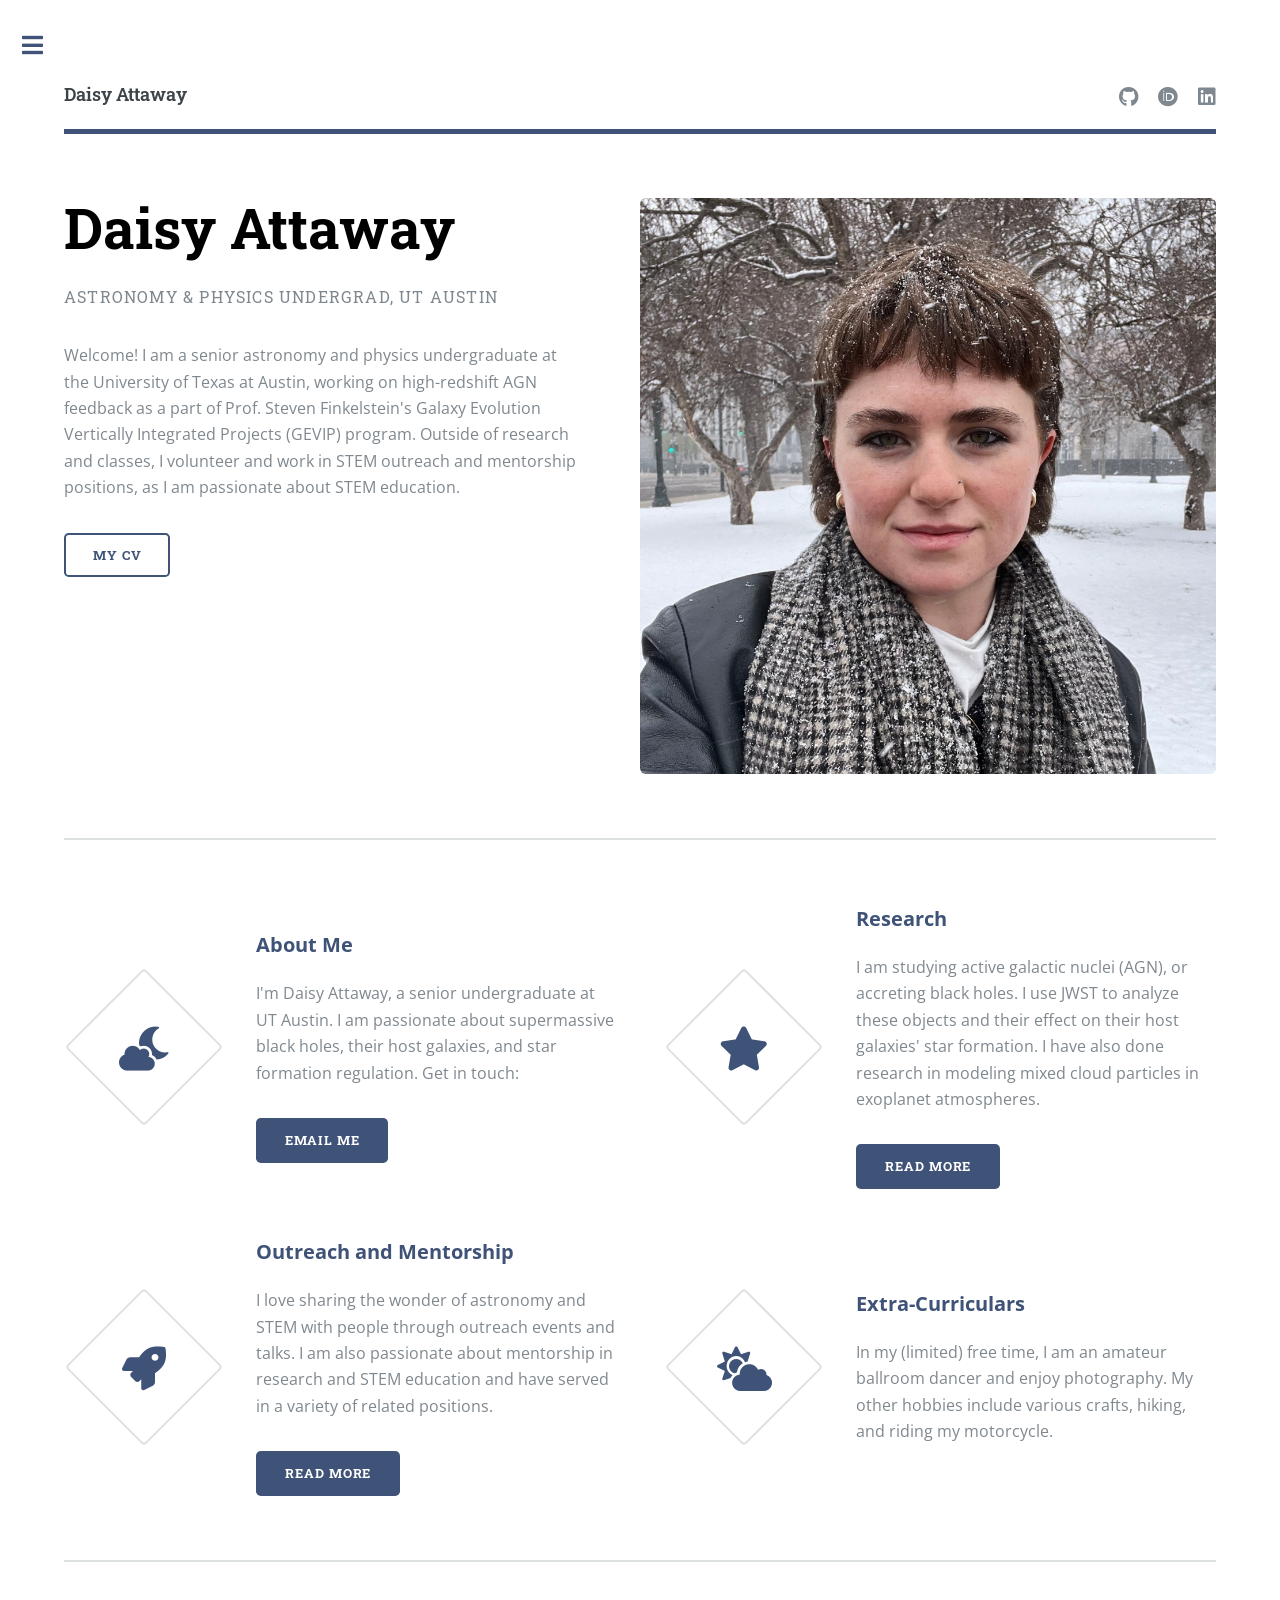
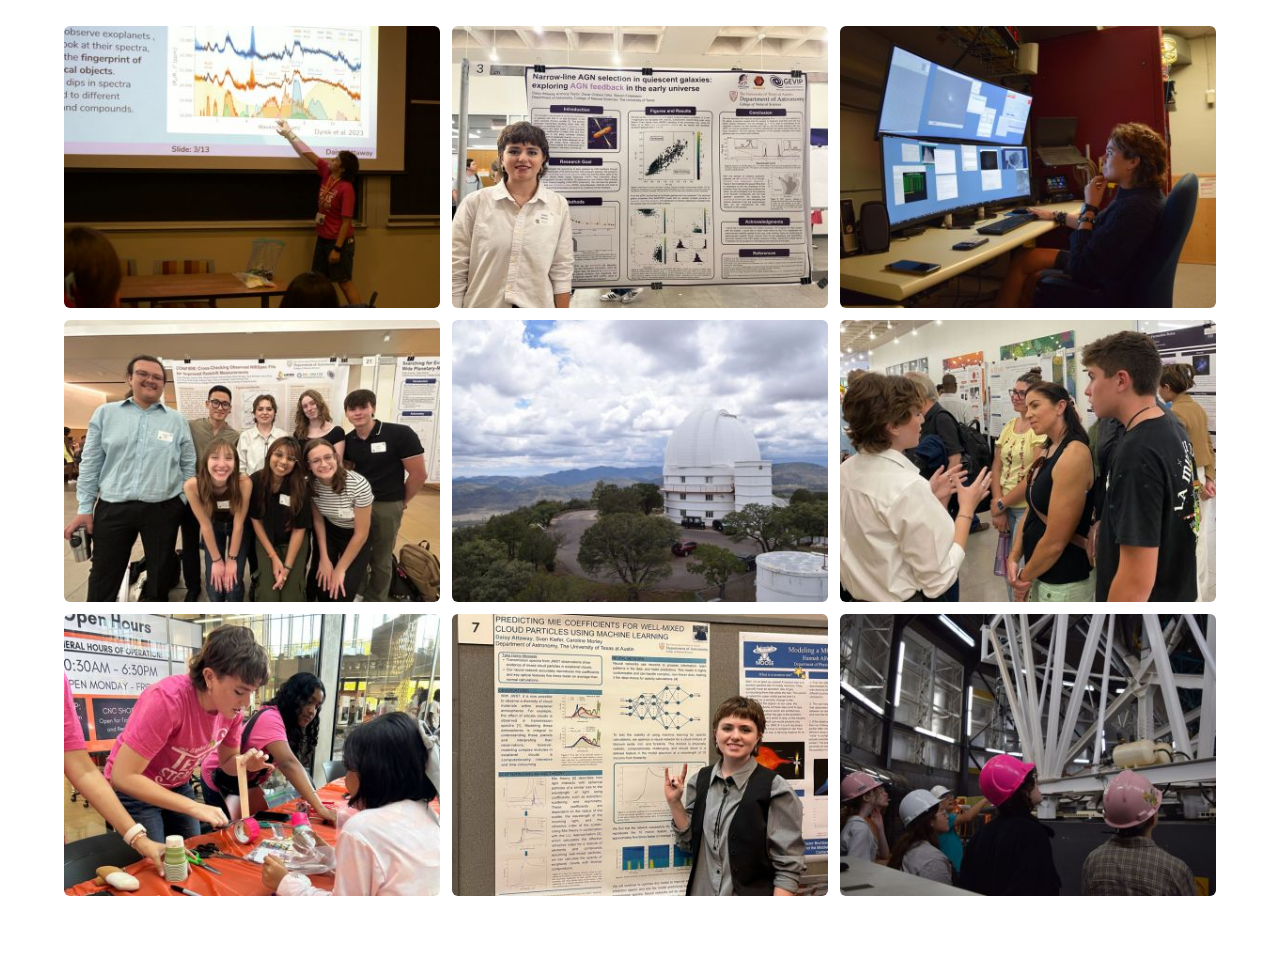
<file: index.html>
<!DOCTYPE HTML>
<!--
	Editorial by HTML5 UP
	html5up.net | @ajlkn
	Free for personal and commercial use under the CCA 3.0 license (html5up.net/license)
-->
<html lang="en">
	<head>
		<title>Daisy Attaway</title>
		<meta charset="utf-8" />
		<meta name="viewport" content="width=device-width, initial-scale=1, user-scalable=no" />
		<link rel="stylesheet" href="assets/css/main.css" />
	</head>
	<body class="is-preload">

		<!-- Wrapper -->
			<div id="wrapper">

				<!-- Main -->
					<div id="main">
						<div class="inner">

							<!-- Header -->
								<header id="header">
									<a href="index.html" class="logo"><strong>Daisy Attaway</strong></a>
									<ul class="icons">
										<li><a href="https://github.com/d-attaway" class="icon brands fa-github"><span class="label">Github</span></a></li>
										<li><a href="https://orcid.org/my-orcid?orcid=0009-0000-5047-8107" class="icon brands fa-orcid"><span class="label">ORCID</span></a></li>
										<li><a href="https://www.linkedin.com/in/daisy-attaway/" class="icon brands fa-linkedin"><span class="label">LinkedIn</span></a></li>
									</ul>
								</header>

							<!-- Banner -->
								<section id="banner">
									<div class="content">
										<header>
											<h1>Daisy Attaway</h1>
											<p>Astronomy & Physics Undergrad, UT Austin</p>
										</header>
										<p>Welcome! I am a senior astronomy and physics undergraduate at the University of Texas at Austin, working on high-redshift AGN feedback as a part of Prof. Steven Finkelstein's Galaxy Evolution Vertically Integrated Projects (GEVIP) program. Outside of research and classes, I volunteer and work in STEM outreach and mentorship positions, as I am passionate about STEM education.</p>
										<ul class="actions">
											<li><a href="files/Daisy_Attaway_CV.pdf" class="button big">My CV</a></li>
										</ul>
									</div>
									<span class="image object">
										<img src="images/daisy.jpg" alt="" />
									</span>
								</section>

							<!-- Section -->
								<section id="about me">
									<div class="features">
										<article>
											<span class="icon solid fa-cloud-moon"></span>
											<div class="content">
												<h3>About Me</h3>
												<p>I'm Daisy Attaway, a senior undergraduate at UT Austin. I am passionate about supermassive black holes, their host galaxies, and star formation regulation. Get in touch:</p>
												<ul class="actions">
													<li><a href="mailto:daisyattaway@gmail.com" class="button primary">Email Me</a></li>
												</ul>
											</div>
										</article>
										<article>
											<span class="icon solid fa-star"></span>
											<div class="content">
												<h3>Research</h3>
												<p>I am studying active galactic nuclei (AGN), or accreting black holes. I use JWST to analyze these objects and their effect on their host galaxies' star formation. I have also done research in modeling mixed cloud particles in exoplanet atmospheres.</p>
												<ul class="actions">
													<li><a href="research.html" class="button primary">Read More</a></li>
												</ul>
											</div>
										</article>
										<article>
											<span class="icon solid fa-rocket"></span>
											<div class="content">
												<h3>Outreach and Mentorship</h3>
												<p>I love sharing the wonder of astronomy and STEM with people through outreach events and talks. I am also passionate about mentorship in research and STEM education and have served in a variety of related positions.</p>
												<ul class="actions">
													<li><a href="outreach.html" class="button primary">Read More</a></li>
												</ul>
											</div>
										</article>
										<article>
											<span class="icon solid fa-cloud-sun"></span>
											<div class="content">
												<h3>Extra-Curriculars</h3>
												<p>In my (limited) free time, I am an amateur ballroom dancer and enjoy photography. My other hobbies include various crafts, hiking, and riding my motorcycle.</p>
											</div>
										</article>
									</div>
								</section>

							<!-- Image Gallery -->
								<section id="image gallery">
									<div class="box alt">
										<div class="row gtr-50 gtr-uniform">
											<div class="col-4"><span class="image fit"><img src="images/wistem_talk1.jpg" alt="" /></span></div>
											<div class="col-4"><span class="image fit"><img src="images/urf2.jpg" alt="" /></span></div>
											<div class="col-4"><span class="image fit"><img src="images/mcdonald_comp.jpg" alt="" /></span></div>
											<!-- Break -->
											<div class="col-4"><span class="image fit"><img src="images/urf1_group.jpg" alt="" /></span></div>
											<div class="col-4"><span class="image fit"><img src="images/mcdonald_view.jpg" alt="" /></span></div>
											<div class="col-4"><span class="image fit"><img src="images/urf1.jpg" alt="" /></span></div>
											<!-- Break -->
											<div class="col-4"><span class="image fit"><img src="images/wistem_amb.jpg" alt="" /></span></div>
											<div class="col-4"><span class="image fit"><img src="images/cuip2.jpg" alt="" /></span></div>
											<div class="col-4"><span class="image fit"><img src="images/mcdonald_scope.jpg" alt="" /></span></div>
										</div>
									</div>
								</section>
						</div>
					</div>

				<!-- Sidebar -->
					<div id="sidebar">
						<div class="inner">

							<!-- Search -->
								<section id="search" class="alt">
									<form method="post" action="#">
										<input type="text" name="query" id="query" placeholder="Search" />
									</form>
								</section>

							<!-- Menu -->
								<nav id="menu">
									<header class="major">
										<h2>Menu</h2>
									</header>
									<ul>
										<li><a href="index.html">Homepage</a></li>
										<li><a href="research.html">Research</a></li>
										<li><a href="outreach.html">Outreach</a></li>
									</ul>

								</nav>


							<!-- Section -->
								<section>
									<header class="major">
										<h2>Get in touch</h2>
									</header>
									<ul class="contact">
										<li class="icon solid fa-envelope"><a href="mailto:daisyattaway@gmail.com">daisyattaway@gmail.com</a></li>
										<li class="icon brands fa-github"><a href="https://github.com/d-attaway">Github</a></li>
										<li class="icon brands fa-orcid"><a href="https://orcid.org/my-orcid?orcid=0009-0000-5047-8107">ORCID</a></li>
										<li class="icon brands fa-linkedin"><a href="https://www.linkedin.com/in/daisy-attaway/">LinkedIn</a></li>
									</ul>
								</section>
							<!-- Footer -->
								<footer id="footer">
									<p class="copyright">&copy; Untitled. All rights reserved. Demo Images: <a href="https://unsplash.com">Unsplash</a>. Design: <a href="https://html5up.net">HTML5 UP</a>.</p>
								</footer>
						</div>
					</div>

			</div>

		<!-- Scripts -->
			<script src="assets/js/jquery.min.js"></script>
			<script src="assets/js/browser.min.js"></script>
			<script src="assets/js/breakpoints.min.js"></script>
			<script src="assets/js/util.js"></script>
			<script src="assets/js/main.js"></script>

	</body>
</html>
</file>
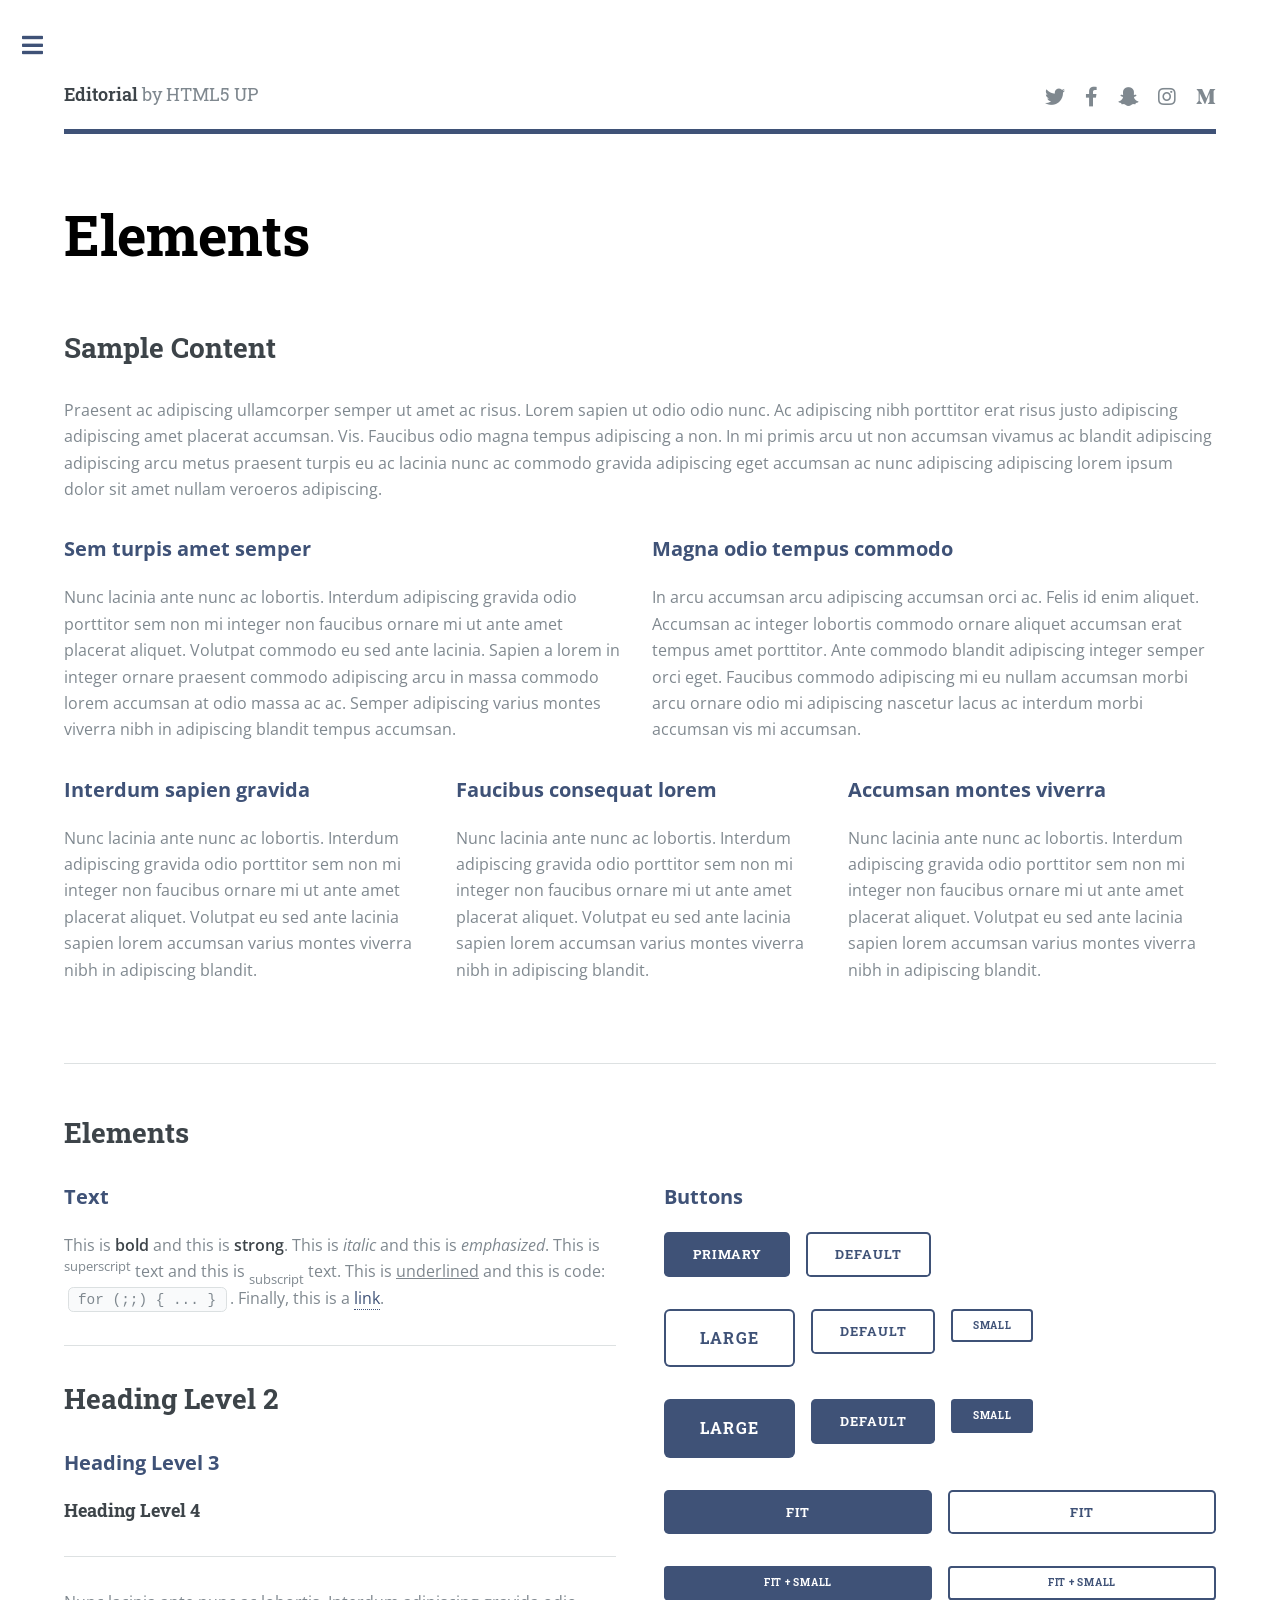
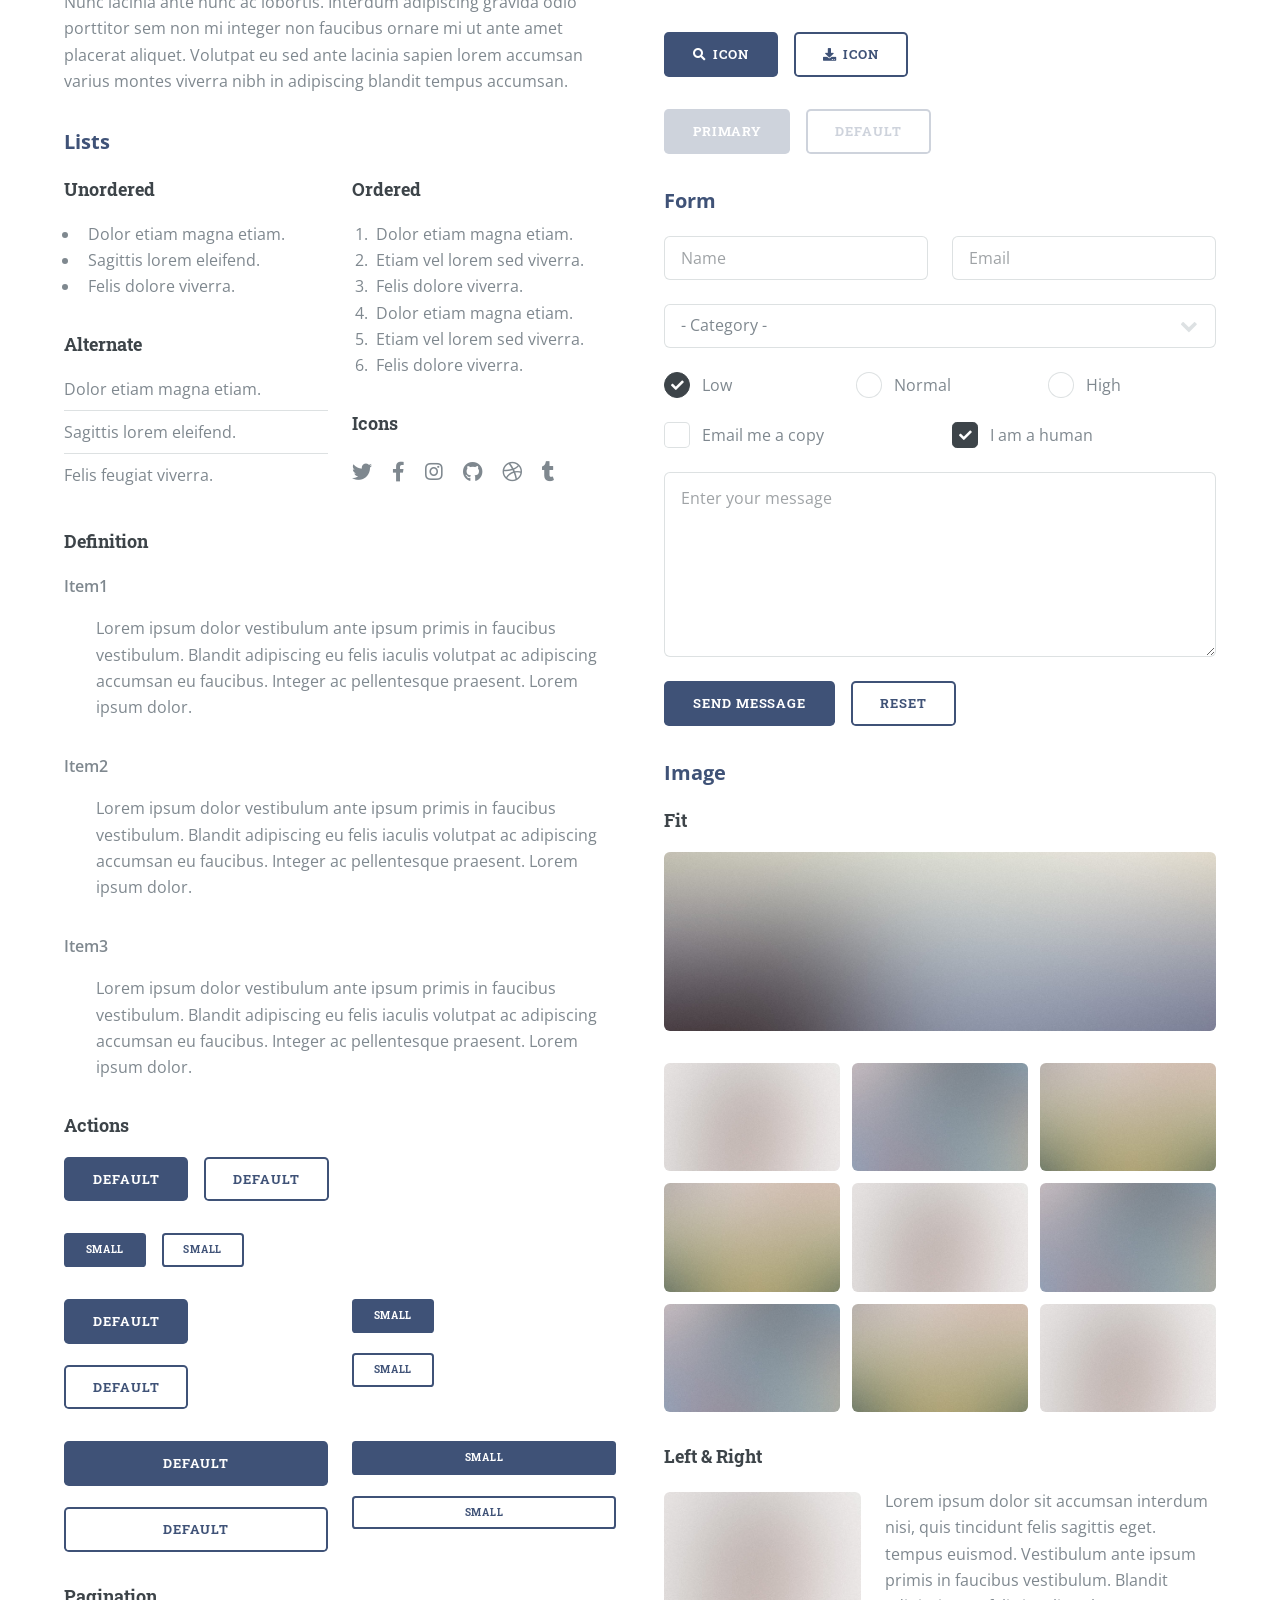
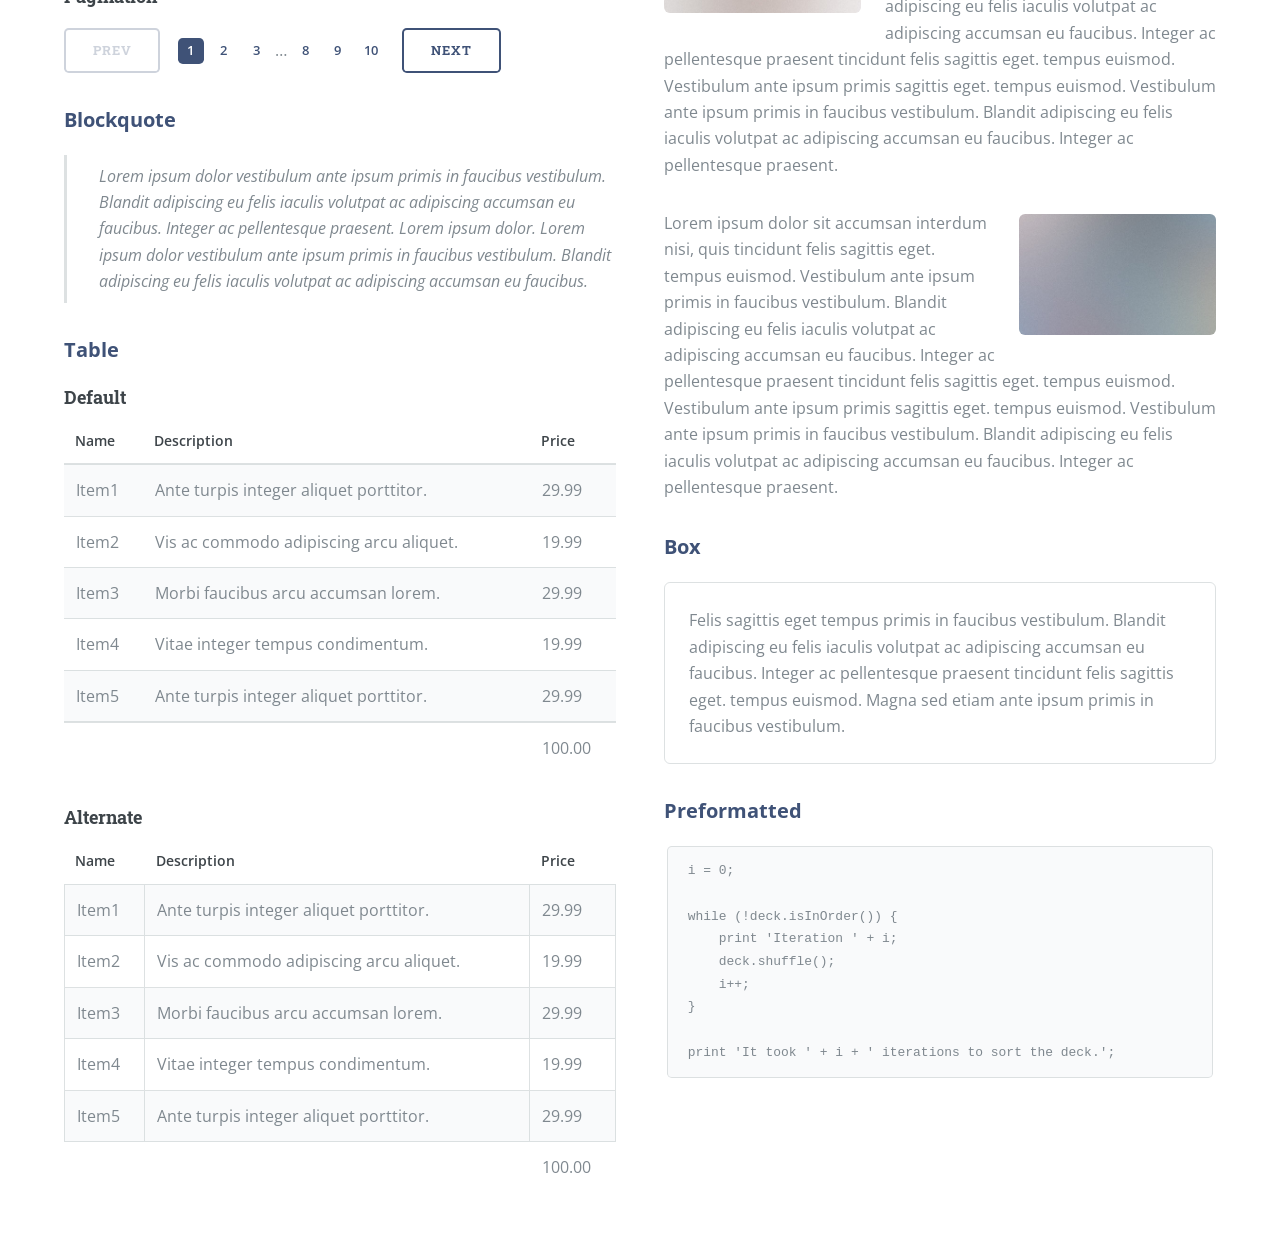
<file: elements.html>
<!DOCTYPE HTML>
<!--
	Editorial by HTML5 UP
	html5up.net | @ajlkn
	Free for personal and commercial use under the CCA 3.0 license (html5up.net/license)
-->
<html>
	<head>
		<title>Elements - Editorial by HTML5 UP</title>
		<meta charset="utf-8" />
		<meta name="viewport" content="width=device-width, initial-scale=1, user-scalable=no" />
		<link rel="stylesheet" href="assets/css/main.css" />
	</head>
	<body class="is-preload">

		<!-- Wrapper -->
			<div id="wrapper">

				<!-- Main -->
					<div id="main">
						<div class="inner">

							<!-- Header -->
								<header id="header">
									<a href="index.html" class="logo"><strong>Editorial</strong> by HTML5 UP</a>
									<ul class="icons">
										<li><a href="#" class="icon brands fa-twitter"><span class="label">Twitter</span></a></li>
										<li><a href="#" class="icon brands fa-facebook-f"><span class="label">Facebook</span></a></li>
										<li><a href="#" class="icon brands fa-snapchat-ghost"><span class="label">Snapchat</span></a></li>
										<li><a href="#" class="icon brands fa-instagram"><span class="label">Instagram</span></a></li>
										<li><a href="#" class="icon brands fa-medium-m"><span class="label">Medium</span></a></li>
									</ul>
								</header>

							<!-- Content -->
								<section>
									<header class="main">
										<h1>Elements</h1>
									</header>

									<!-- Content -->
										<h2 id="content">Sample Content</h2>
										<p>Praesent ac adipiscing ullamcorper semper ut amet ac risus. Lorem sapien ut odio odio nunc. Ac adipiscing nibh porttitor erat risus justo adipiscing adipiscing amet placerat accumsan. Vis. Faucibus odio magna tempus adipiscing a non. In mi primis arcu ut non accumsan vivamus ac blandit adipiscing adipiscing arcu metus praesent turpis eu ac lacinia nunc ac commodo gravida adipiscing eget accumsan ac nunc adipiscing adipiscing lorem ipsum dolor sit amet nullam veroeros adipiscing.</p>
										<div class="row">
											<div class="col-6 col-12-small">
												<h3>Sem turpis amet semper</h3>
												<p>Nunc lacinia ante nunc ac lobortis. Interdum adipiscing gravida odio porttitor sem non mi integer non faucibus ornare mi ut ante amet placerat aliquet. Volutpat commodo eu sed ante lacinia. Sapien a lorem in integer ornare praesent commodo adipiscing arcu in massa commodo lorem accumsan at odio massa ac ac. Semper adipiscing varius montes viverra nibh in adipiscing blandit tempus accumsan.</p>
											</div>
											<div class="col-6 col-12-small">
												<h3>Magna odio tempus commodo</h3>
												<p>In arcu accumsan arcu adipiscing accumsan orci ac. Felis id enim aliquet. Accumsan ac integer lobortis commodo ornare aliquet accumsan erat tempus amet porttitor. Ante commodo blandit adipiscing integer semper orci eget. Faucibus commodo adipiscing mi eu nullam accumsan morbi arcu ornare odio mi adipiscing nascetur lacus ac interdum morbi accumsan vis mi accumsan.</p>
											</div>
											<!-- Break -->
											<div class="col-4 col-12-medium">
												<h3>Interdum sapien gravida</h3>
												<p>Nunc lacinia ante nunc ac lobortis. Interdum adipiscing gravida odio porttitor sem non mi integer non faucibus ornare mi ut ante amet placerat aliquet. Volutpat eu sed ante lacinia sapien lorem accumsan varius montes viverra nibh in adipiscing blandit.</p>
											</div>
											<div class="col-4 col-12-medium">
												<h3>Faucibus consequat lorem</h3>
												<p>Nunc lacinia ante nunc ac lobortis. Interdum adipiscing gravida odio porttitor sem non mi integer non faucibus ornare mi ut ante amet placerat aliquet. Volutpat eu sed ante lacinia sapien lorem accumsan varius montes viverra nibh in adipiscing blandit.</p>
											</div>
											<div class="col-4 col-12-medium">
												<h3>Accumsan montes viverra</h3>
												<p>Nunc lacinia ante nunc ac lobortis. Interdum adipiscing gravida odio porttitor sem non mi integer non faucibus ornare mi ut ante amet placerat aliquet. Volutpat eu sed ante lacinia sapien lorem accumsan varius montes viverra nibh in adipiscing blandit.</p>
											</div>
										</div>

									<hr class="major" />

									<!-- Elements -->
										<h2 id="elements">Elements</h2>
										<div class="row gtr-200">
											<div class="col-6 col-12-medium">

												<!-- Text stuff -->
													<h3>Text</h3>
													<p>This is <b>bold</b> and this is <strong>strong</strong>. This is <i>italic</i> and this is <em>emphasized</em>.
													This is <sup>superscript</sup> text and this is <sub>subscript</sub> text.
													This is <u>underlined</u> and this is code: <code>for (;;) { ... }</code>.
													Finally, this is a <a href="#">link</a>.</p>
													<hr />
													<h2>Heading Level 2</h2>
													<h3>Heading Level 3</h3>
													<h4>Heading Level 4</h4>
													<hr />
													<p>Nunc lacinia ante nunc ac lobortis. Interdum adipiscing gravida odio porttitor sem non mi integer non faucibus ornare mi ut ante amet placerat aliquet. Volutpat eu sed ante lacinia sapien lorem accumsan varius montes viverra nibh in adipiscing blandit tempus accumsan.</p>

												<!-- Lists -->
													<h3>Lists</h3>
													<div class="row">
														<div class="col-6 col-12-small">

															<h4>Unordered</h4>
															<ul>
																<li>Dolor etiam magna etiam.</li>
																<li>Sagittis lorem eleifend.</li>
																<li>Felis dolore viverra.</li>
															</ul>

															<h4>Alternate</h4>
															<ul class="alt">
																<li>Dolor etiam magna etiam.</li>
																<li>Sagittis lorem eleifend.</li>
																<li>Felis feugiat viverra.</li>
															</ul>

														</div>
														<div class="col-6 col-12-small">

															<h4>Ordered</h4>
															<ol>
																<li>Dolor etiam magna etiam.</li>
																<li>Etiam vel lorem sed viverra.</li>
																<li>Felis dolore viverra.</li>
																<li>Dolor etiam magna etiam.</li>
																<li>Etiam vel lorem sed viverra.</li>
																<li>Felis dolore viverra.</li>
															</ol>

															<h4>Icons</h4>
															<ul class="icons">
																<li><a href="#" class="icon brands fa-twitter"><span class="label">Twitter</span></a></li>
																<li><a href="#" class="icon brands fa-facebook-f"><span class="label">Facebook</span></a></li>
																<li><a href="#" class="icon brands fa-instagram"><span class="label">Instagram</span></a></li>
																<li><a href="#" class="icon brands fa-github"><span class="label">Github</span></a></li>
																<li><a href="#" class="icon brands fa-dribbble"><span class="label">Dribbble</span></a></li>
																<li><a href="#" class="icon brands fa-tumblr"><span class="label">Tumblr</span></a></li>
															</ul>

														</div>
													</div>
													<h4>Definition</h4>
													<dl>
														<dt>Item1</dt>
														<dd>
															<p>Lorem ipsum dolor vestibulum ante ipsum primis in faucibus vestibulum. Blandit adipiscing eu felis iaculis volutpat ac adipiscing accumsan eu faucibus. Integer ac pellentesque praesent. Lorem ipsum dolor.</p>
														</dd>
														<dt>Item2</dt>
														<dd>
															<p>Lorem ipsum dolor vestibulum ante ipsum primis in faucibus vestibulum. Blandit adipiscing eu felis iaculis volutpat ac adipiscing accumsan eu faucibus. Integer ac pellentesque praesent. Lorem ipsum dolor.</p>
														</dd>
														<dt>Item3</dt>
														<dd>
															<p>Lorem ipsum dolor vestibulum ante ipsum primis in faucibus vestibulum. Blandit adipiscing eu felis iaculis volutpat ac adipiscing accumsan eu faucibus. Integer ac pellentesque praesent. Lorem ipsum dolor.</p>
														</dd>
													</dl>

													<h4>Actions</h4>
													<ul class="actions">
														<li><a href="#" class="button primary">Default</a></li>
														<li><a href="#" class="button">Default</a></li>
													</ul>
													<ul class="actions small">
														<li><a href="#" class="button primary small">Small</a></li>
														<li><a href="#" class="button small">Small</a></li>
													</ul>
													<div class="row">
														<div class="col-6 col-12-small">
															<ul class="actions stacked">
																<li><a href="#" class="button primary">Default</a></li>
																<li><a href="#" class="button">Default</a></li>
															</ul>
														</div>
														<div class="col-6 col-12-small">
															<ul class="actions stacked">
																<li><a href="#" class="button primary small">Small</a></li>
																<li><a href="#" class="button small">Small</a></li>
															</ul>
														</div>
														<div class="col-6 col-12-small">
															<ul class="actions stacked">
																<li><a href="#" class="button primary fit">Default</a></li>
																<li><a href="#" class="button fit">Default</a></li>
															</ul>
														</div>
														<div class="col-6 col-12-small">
															<ul class="actions stacked">
																<li><a href="#" class="button primary small fit">Small</a></li>
																<li><a href="#" class="button small fit">Small</a></li>
															</ul>
														</div>
													</div>

													<h4>Pagination</h4>
													<ul class="pagination">
														<li><span class="button disabled">Prev</span></li>
														<li><a href="#" class="page active">1</a></li>
														<li><a href="#" class="page">2</a></li>
														<li><a href="#" class="page">3</a></li>
														<li><span>&hellip;</span></li>
														<li><a href="#" class="page">8</a></li>
														<li><a href="#" class="page">9</a></li>
														<li><a href="#" class="page">10</a></li>
														<li><a href="#" class="button">Next</a></li>
													</ul>

												<!-- Blockquote -->
													<h3>Blockquote</h3>
													<blockquote>Lorem ipsum dolor vestibulum ante ipsum primis in faucibus vestibulum. Blandit adipiscing eu felis iaculis volutpat ac adipiscing accumsan eu faucibus. Integer ac pellentesque praesent. Lorem ipsum dolor. Lorem ipsum dolor vestibulum ante ipsum primis in faucibus vestibulum. Blandit adipiscing eu felis iaculis volutpat ac adipiscing accumsan eu faucibus.</blockquote>

												<!-- Table -->
													<h3>Table</h3>

													<h4>Default</h4>
													<div class="table-wrapper">
														<table>
															<thead>
																<tr>
																	<th>Name</th>
																	<th>Description</th>
																	<th>Price</th>
																</tr>
															</thead>
															<tbody>
																<tr>
																	<td>Item1</td>
																	<td>Ante turpis integer aliquet porttitor.</td>
																	<td>29.99</td>
																</tr>
																<tr>
																	<td>Item2</td>
																	<td>Vis ac commodo adipiscing arcu aliquet.</td>
																	<td>19.99</td>
																</tr>
																<tr>
																	<td>Item3</td>
																	<td> Morbi faucibus arcu accumsan lorem.</td>
																	<td>29.99</td>
																</tr>
																<tr>
																	<td>Item4</td>
																	<td>Vitae integer tempus condimentum.</td>
																	<td>19.99</td>
																</tr>
																<tr>
																	<td>Item5</td>
																	<td>Ante turpis integer aliquet porttitor.</td>
																	<td>29.99</td>
																</tr>
															</tbody>
															<tfoot>
																<tr>
																	<td colspan="2"></td>
																	<td>100.00</td>
																</tr>
															</tfoot>
														</table>
													</div>

													<h4>Alternate</h4>
													<div class="table-wrapper">
														<table class="alt">
															<thead>
																<tr>
																	<th>Name</th>
																	<th>Description</th>
																	<th>Price</th>
																</tr>
															</thead>
															<tbody>
																<tr>
																	<td>Item1</td>
																	<td>Ante turpis integer aliquet porttitor.</td>
																	<td>29.99</td>
																</tr>
																<tr>
																	<td>Item2</td>
																	<td>Vis ac commodo adipiscing arcu aliquet.</td>
																	<td>19.99</td>
																</tr>
																<tr>
																	<td>Item3</td>
																	<td> Morbi faucibus arcu accumsan lorem.</td>
																	<td>29.99</td>
																</tr>
																<tr>
																	<td>Item4</td>
																	<td>Vitae integer tempus condimentum.</td>
																	<td>19.99</td>
																</tr>
																<tr>
																	<td>Item5</td>
																	<td>Ante turpis integer aliquet porttitor.</td>
																	<td>29.99</td>
																</tr>
															</tbody>
															<tfoot>
																<tr>
																	<td colspan="2"></td>
																	<td>100.00</td>
																</tr>
															</tfoot>
														</table>
													</div>

											</div>
											<div class="col-6 col-12-medium">

												<!-- Buttons -->
													<h3>Buttons</h3>
													<ul class="actions">
														<li><a href="#" class="button primary">Primary</a></li>
														<li><a href="#" class="button">Default</a></li>
													</ul>
													<ul class="actions">
														<li><a href="#" class="button large">Large</a></li>
														<li><a href="#" class="button">Default</a></li>
														<li><a href="#" class="button small">Small</a></li>
													</ul>
													<ul class="actions">
														<li><a href="#" class="button primary large">Large</a></li>
														<li><a href="#" class="button primary">Default</a></li>
														<li><a href="#" class="button primary small">Small</a></li>
													</ul>
													<ul class="actions fit">
														<li><a href="#" class="button primary fit">Fit</a></li>
														<li><a href="#" class="button fit">Fit</a></li>
													</ul>
													<ul class="actions fit small">
														<li><a href="#" class="button primary fit small">Fit + Small</a></li>
														<li><a href="#" class="button fit small">Fit + Small</a></li>
													</ul>
													<ul class="actions">
														<li><a href="#" class="button primary icon solid fa-search">Icon</a></li>
														<li><a href="#" class="button icon solid fa-download">Icon</a></li>
													</ul>
													<ul class="actions">
														<li><span class="button primary disabled">Primary</span></li>
														<li><span class="button disabled">Default</span></li>
													</ul>

												<!-- Form -->
													<h3>Form</h3>

													<form method="post" action="#">
														<div class="row gtr-uniform">
															<div class="col-6 col-12-xsmall">
																<input type="text" name="demo-name" id="demo-name" value="" placeholder="Name" />
															</div>
															<div class="col-6 col-12-xsmall">
																<input type="email" name="demo-email" id="demo-email" value="" placeholder="Email" />
															</div>
															<!-- Break -->
															<div class="col-12">
																<select name="demo-category" id="demo-category">
																	<option value="">- Category -</option>
																	<option value="1">Manufacturing</option>
																	<option value="1">Shipping</option>
																	<option value="1">Administration</option>
																	<option value="1">Human Resources</option>
																</select>
															</div>
															<!-- Break -->
															<div class="col-4 col-12-small">
																<input type="radio" id="demo-priority-low" name="demo-priority" checked>
																<label for="demo-priority-low">Low</label>
															</div>
															<div class="col-4 col-12-small">
																<input type="radio" id="demo-priority-normal" name="demo-priority">
																<label for="demo-priority-normal">Normal</label>
															</div>
															<div class="col-4 col-12-small">
																<input type="radio" id="demo-priority-high" name="demo-priority">
																<label for="demo-priority-high">High</label>
															</div>
															<!-- Break -->
															<div class="col-6 col-12-small">
																<input type="checkbox" id="demo-copy" name="demo-copy">
																<label for="demo-copy">Email me a copy</label>
															</div>
															<div class="col-6 col-12-small">
																<input type="checkbox" id="demo-human" name="demo-human" checked>
																<label for="demo-human">I am a human</label>
															</div>
															<!-- Break -->
															<div class="col-12">
																<textarea name="demo-message" id="demo-message" placeholder="Enter your message" rows="6"></textarea>
															</div>
															<!-- Break -->
															<div class="col-12">
																<ul class="actions">
																	<li><input type="submit" value="Send Message" class="primary" /></li>
																	<li><input type="reset" value="Reset" /></li>
																</ul>
															</div>
														</div>
													</form>

												<!-- Image -->
													<h3>Image</h3>

													<h4>Fit</h4>
													<span class="image fit"><img src="images/pic11.jpg" alt="" /></span>
													<div class="box alt">
														<div class="row gtr-50 gtr-uniform">
															<div class="col-4"><span class="image fit"><img src="images/pic01.jpg" alt="" /></span></div>
															<div class="col-4"><span class="image fit"><img src="images/pic02.jpg" alt="" /></span></div>
															<div class="col-4"><span class="image fit"><img src="images/pic03.jpg" alt="" /></span></div>
															<!-- Break -->
															<div class="col-4"><span class="image fit"><img src="images/pic03.jpg" alt="" /></span></div>
															<div class="col-4"><span class="image fit"><img src="images/pic01.jpg" alt="" /></span></div>
															<div class="col-4"><span class="image fit"><img src="images/pic02.jpg" alt="" /></span></div>
															<!-- Break -->
															<div class="col-4"><span class="image fit"><img src="images/pic02.jpg" alt="" /></span></div>
															<div class="col-4"><span class="image fit"><img src="images/pic03.jpg" alt="" /></span></div>
															<div class="col-4"><span class="image fit"><img src="images/pic01.jpg" alt="" /></span></div>
														</div>
													</div>

													<h4>Left &amp; Right</h4>
													<p><span class="image left"><img src="images/pic01.jpg" alt="" /></span>Lorem ipsum dolor sit accumsan interdum nisi, quis tincidunt felis sagittis eget. tempus euismod. Vestibulum ante ipsum primis in faucibus vestibulum. Blandit adipiscing eu felis iaculis volutpat ac adipiscing accumsan eu faucibus. Integer ac pellentesque praesent tincidunt felis sagittis eget. tempus euismod. Vestibulum ante ipsum primis sagittis eget. tempus euismod. Vestibulum ante ipsum primis in faucibus vestibulum. Blandit adipiscing eu felis iaculis volutpat ac adipiscing accumsan eu faucibus. Integer ac pellentesque praesent.</p>
													<p><span class="image right"><img src="images/pic02.jpg" alt="" /></span>Lorem ipsum dolor sit accumsan interdum nisi, quis tincidunt felis sagittis eget. tempus euismod. Vestibulum ante ipsum primis in faucibus vestibulum. Blandit adipiscing eu felis iaculis volutpat ac adipiscing accumsan eu faucibus. Integer ac pellentesque praesent tincidunt felis sagittis eget. tempus euismod. Vestibulum ante ipsum primis sagittis eget. tempus euismod. Vestibulum ante ipsum primis in faucibus vestibulum. Blandit adipiscing eu felis iaculis volutpat ac adipiscing accumsan eu faucibus. Integer ac pellentesque praesent.</p>

												<!-- Box -->
													<h3>Box</h3>
													<div class="box">
														<p>Felis sagittis eget tempus primis in faucibus vestibulum. Blandit adipiscing eu felis iaculis volutpat ac adipiscing accumsan eu faucibus. Integer ac pellentesque praesent tincidunt felis sagittis eget. tempus euismod. Magna sed etiam ante ipsum primis in faucibus vestibulum.</p>
													</div>

												<!-- Preformatted Code -->
													<h3>Preformatted</h3>
													<pre><code>i = 0;

while (!deck.isInOrder()) {
    print 'Iteration ' + i;
    deck.shuffle();
    i++;
}

print 'It took ' + i + ' iterations to sort the deck.';
</code></pre>

											</div>
										</div>

								</section>

						</div>
					</div>

				<!-- Sidebar -->
					<div id="sidebar">
						<div class="inner">

							<!-- Search -->
								<section id="search" class="alt">
									<form method="post" action="#">
										<input type="text" name="query" id="query" placeholder="Search" />
									</form>
								</section>

							<!-- Menu -->
								<nav id="menu">
									<header class="major">
										<h2>Menu</h2>
									</header>
									<ul>
										<li><a href="index.html">Homepage</a></li>
										<li><a href="generic.html">Generic</a></li>
										<li><a href="elements.html">Elements</a></li>
										<li>
											<span class="opener">Submenu</span>
											<ul>
												<li><a href="#">Lorem Dolor</a></li>
												<li><a href="#">Ipsum Adipiscing</a></li>
												<li><a href="#">Tempus Magna</a></li>
												<li><a href="#">Feugiat Veroeros</a></li>
											</ul>
										</li>
										<li><a href="#">Etiam Dolore</a></li>
										<li><a href="#">Adipiscing</a></li>
										<li>
											<span class="opener">Another Submenu</span>
											<ul>
												<li><a href="#">Lorem Dolor</a></li>
												<li><a href="#">Ipsum Adipiscing</a></li>
												<li><a href="#">Tempus Magna</a></li>
												<li><a href="#">Feugiat Veroeros</a></li>
											</ul>
										</li>
										<li><a href="#">Maximus Erat</a></li>
										<li><a href="#">Sapien Mauris</a></li>
										<li><a href="#">Amet Lacinia</a></li>
									</ul>
								</nav>

							<!-- Section -->
								<section>
									<header class="major">
										<h2>Ante interdum</h2>
									</header>
									<div class="mini-posts">
										<article>
											<a href="#" class="image"><img src="images/pic07.jpg" alt="" /></a>
											<p>Aenean ornare velit lacus, ac varius enim lorem ullamcorper dolore aliquam.</p>
										</article>
										<article>
											<a href="#" class="image"><img src="images/pic08.jpg" alt="" /></a>
											<p>Aenean ornare velit lacus, ac varius enim lorem ullamcorper dolore aliquam.</p>
										</article>
										<article>
											<a href="#" class="image"><img src="images/pic09.jpg" alt="" /></a>
											<p>Aenean ornare velit lacus, ac varius enim lorem ullamcorper dolore aliquam.</p>
										</article>
									</div>
									<ul class="actions">
										<li><a href="#" class="button">More</a></li>
									</ul>
								</section>

							<!-- Section -->
								<section>
									<header class="major">
										<h2>Get in touch</h2>
									</header>
									<p>Sed varius enim lorem ullamcorper dolore aliquam aenean ornare velit lacus, ac varius enim lorem ullamcorper dolore. Proin sed aliquam facilisis ante interdum. Sed nulla amet lorem feugiat tempus aliquam.</p>
									<ul class="contact">
										<li class="icon solid fa-envelope"><a href="#">information@untitled.tld</a></li>
										<li class="icon solid fa-phone">(000) 000-0000</li>
										<li class="icon solid fa-home">1234 Somewhere Road #8254<br />
										Nashville, TN 00000-0000</li>
									</ul>
								</section>

							<!-- Footer -->
								<footer id="footer">
									<p class="copyright">&copy; Untitled. All rights reserved. Demo Images: <a href="https://unsplash.com">Unsplash</a>. Design: <a href="https://html5up.net">HTML5 UP</a>.</p>
								</footer>

						</div>
					</div>

			</div>

		<!-- Scripts -->
			<script src="assets/js/jquery.min.js"></script>
			<script src="assets/js/browser.min.js"></script>
			<script src="assets/js/breakpoints.min.js"></script>
			<script src="assets/js/util.js"></script>
			<script src="assets/js/main.js"></script>

	</body>
</html>
</file>
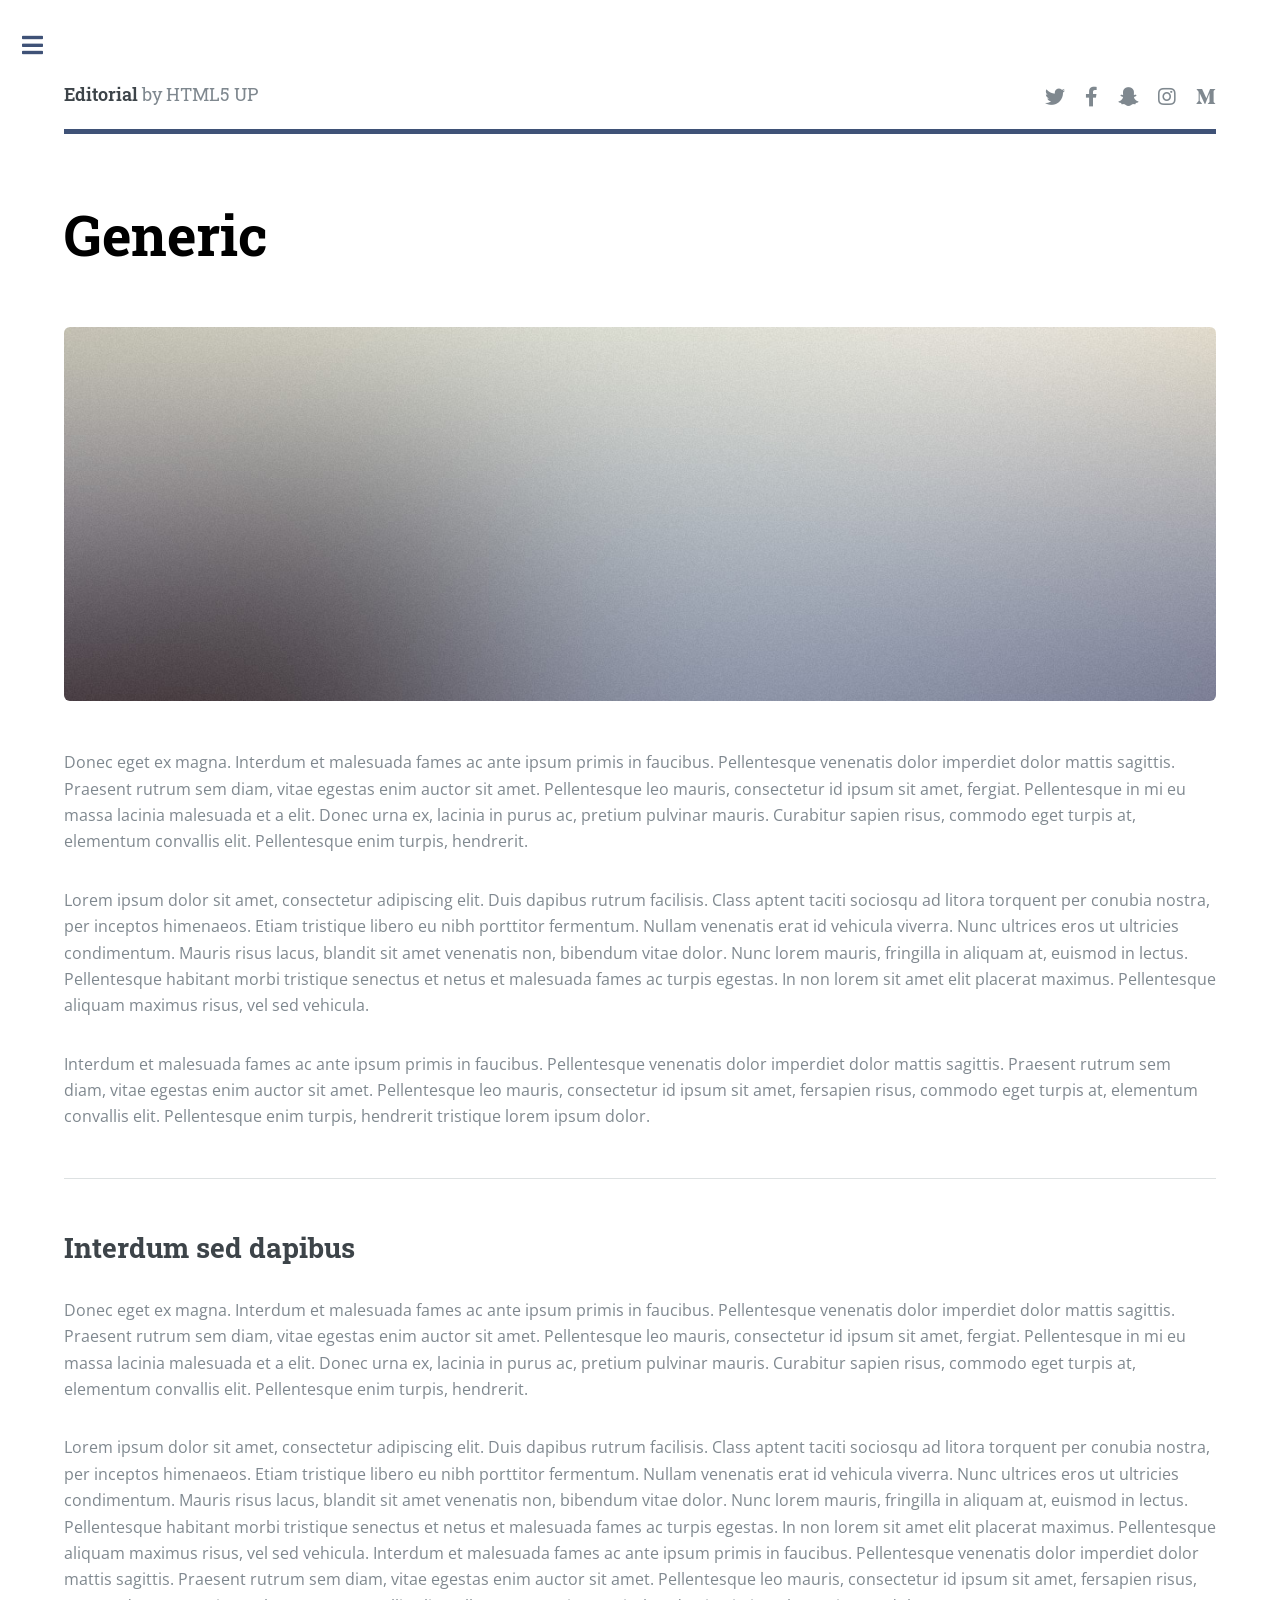
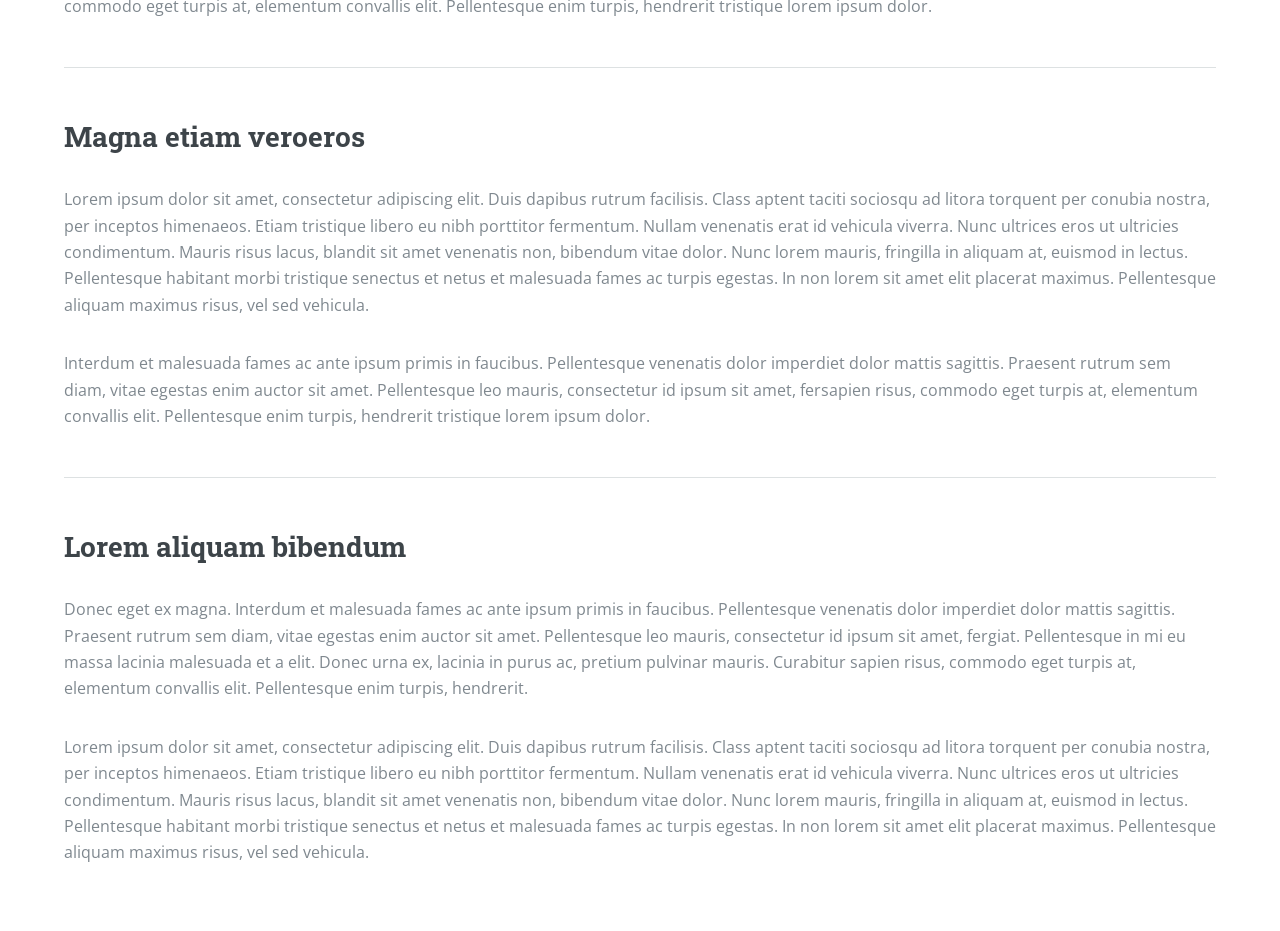
<file: generic.html>
<!DOCTYPE HTML>
<!--
	Editorial by HTML5 UP
	html5up.net | @ajlkn
	Free for personal and commercial use under the CCA 3.0 license (html5up.net/license)
-->
<html>
	<head>
		<title>Generic - Editorial by HTML5 UP</title>
		<meta charset="utf-8" />
		<meta name="viewport" content="width=device-width, initial-scale=1, user-scalable=no" />
		<link rel="stylesheet" href="assets/css/main.css" />
	</head>
	<body class="is-preload">

		<!-- Wrapper -->
			<div id="wrapper">

				<!-- Main -->
					<div id="main">
						<div class="inner">

							<!-- Header -->
								<header id="header">
									<a href="index.html" class="logo"><strong>Editorial</strong> by HTML5 UP</a>
									<ul class="icons">
										<li><a href="#" class="icon brands fa-twitter"><span class="label">Twitter</span></a></li>
										<li><a href="#" class="icon brands fa-facebook-f"><span class="label">Facebook</span></a></li>
										<li><a href="#" class="icon brands fa-snapchat-ghost"><span class="label">Snapchat</span></a></li>
										<li><a href="#" class="icon brands fa-instagram"><span class="label">Instagram</span></a></li>
										<li><a href="#" class="icon brands fa-medium-m"><span class="label">Medium</span></a></li>
									</ul>
								</header>

							<!-- Content -->
								<section>
									<header class="main">
										<h1>Generic</h1>
									</header>

									<span class="image main"><img src="images/pic11.jpg" alt="" /></span>

									<p>Donec eget ex magna. Interdum et malesuada fames ac ante ipsum primis in faucibus. Pellentesque venenatis dolor imperdiet dolor mattis sagittis. Praesent rutrum sem diam, vitae egestas enim auctor sit amet. Pellentesque leo mauris, consectetur id ipsum sit amet, fergiat. Pellentesque in mi eu massa lacinia malesuada et a elit. Donec urna ex, lacinia in purus ac, pretium pulvinar mauris. Curabitur sapien risus, commodo eget turpis at, elementum convallis elit. Pellentesque enim turpis, hendrerit.</p>
									<p>Lorem ipsum dolor sit amet, consectetur adipiscing elit. Duis dapibus rutrum facilisis. Class aptent taciti sociosqu ad litora torquent per conubia nostra, per inceptos himenaeos. Etiam tristique libero eu nibh porttitor fermentum. Nullam venenatis erat id vehicula viverra. Nunc ultrices eros ut ultricies condimentum. Mauris risus lacus, blandit sit amet venenatis non, bibendum vitae dolor. Nunc lorem mauris, fringilla in aliquam at, euismod in lectus. Pellentesque habitant morbi tristique senectus et netus et malesuada fames ac turpis egestas. In non lorem sit amet elit placerat maximus. Pellentesque aliquam maximus risus, vel sed vehicula.</p>
									<p>Interdum et malesuada fames ac ante ipsum primis in faucibus. Pellentesque venenatis dolor imperdiet dolor mattis sagittis. Praesent rutrum sem diam, vitae egestas enim auctor sit amet. Pellentesque leo mauris, consectetur id ipsum sit amet, fersapien risus, commodo eget turpis at, elementum convallis elit. Pellentesque enim turpis, hendrerit tristique lorem ipsum dolor.</p>

									<hr class="major" />

									<h2>Interdum sed dapibus</h2>
									<p>Donec eget ex magna. Interdum et malesuada fames ac ante ipsum primis in faucibus. Pellentesque venenatis dolor imperdiet dolor mattis sagittis. Praesent rutrum sem diam, vitae egestas enim auctor sit amet. Pellentesque leo mauris, consectetur id ipsum sit amet, fergiat. Pellentesque in mi eu massa lacinia malesuada et a elit. Donec urna ex, lacinia in purus ac, pretium pulvinar mauris. Curabitur sapien risus, commodo eget turpis at, elementum convallis elit. Pellentesque enim turpis, hendrerit.</p>
									<p>Lorem ipsum dolor sit amet, consectetur adipiscing elit. Duis dapibus rutrum facilisis. Class aptent taciti sociosqu ad litora torquent per conubia nostra, per inceptos himenaeos. Etiam tristique libero eu nibh porttitor fermentum. Nullam venenatis erat id vehicula viverra. Nunc ultrices eros ut ultricies condimentum. Mauris risus lacus, blandit sit amet venenatis non, bibendum vitae dolor. Nunc lorem mauris, fringilla in aliquam at, euismod in lectus. Pellentesque habitant morbi tristique senectus et netus et malesuada fames ac turpis egestas. In non lorem sit amet elit placerat maximus. Pellentesque aliquam maximus risus, vel sed vehicula. Interdum et malesuada fames ac ante ipsum primis in faucibus. Pellentesque venenatis dolor imperdiet dolor mattis sagittis. Praesent rutrum sem diam, vitae egestas enim auctor sit amet. Pellentesque leo mauris, consectetur id ipsum sit amet, fersapien risus, commodo eget turpis at, elementum convallis elit. Pellentesque enim turpis, hendrerit tristique lorem ipsum dolor.</p>

									<hr class="major" />

									<h2>Magna etiam veroeros</h2>
									<p>Lorem ipsum dolor sit amet, consectetur adipiscing elit. Duis dapibus rutrum facilisis. Class aptent taciti sociosqu ad litora torquent per conubia nostra, per inceptos himenaeos. Etiam tristique libero eu nibh porttitor fermentum. Nullam venenatis erat id vehicula viverra. Nunc ultrices eros ut ultricies condimentum. Mauris risus lacus, blandit sit amet venenatis non, bibendum vitae dolor. Nunc lorem mauris, fringilla in aliquam at, euismod in lectus. Pellentesque habitant morbi tristique senectus et netus et malesuada fames ac turpis egestas. In non lorem sit amet elit placerat maximus. Pellentesque aliquam maximus risus, vel sed vehicula.</p>
									<p>Interdum et malesuada fames ac ante ipsum primis in faucibus. Pellentesque venenatis dolor imperdiet dolor mattis sagittis. Praesent rutrum sem diam, vitae egestas enim auctor sit amet. Pellentesque leo mauris, consectetur id ipsum sit amet, fersapien risus, commodo eget turpis at, elementum convallis elit. Pellentesque enim turpis, hendrerit tristique lorem ipsum dolor.</p>

									<hr class="major" />

									<h2>Lorem aliquam bibendum</h2>
									<p>Donec eget ex magna. Interdum et malesuada fames ac ante ipsum primis in faucibus. Pellentesque venenatis dolor imperdiet dolor mattis sagittis. Praesent rutrum sem diam, vitae egestas enim auctor sit amet. Pellentesque leo mauris, consectetur id ipsum sit amet, fergiat. Pellentesque in mi eu massa lacinia malesuada et a elit. Donec urna ex, lacinia in purus ac, pretium pulvinar mauris. Curabitur sapien risus, commodo eget turpis at, elementum convallis elit. Pellentesque enim turpis, hendrerit.</p>
									<p>Lorem ipsum dolor sit amet, consectetur adipiscing elit. Duis dapibus rutrum facilisis. Class aptent taciti sociosqu ad litora torquent per conubia nostra, per inceptos himenaeos. Etiam tristique libero eu nibh porttitor fermentum. Nullam venenatis erat id vehicula viverra. Nunc ultrices eros ut ultricies condimentum. Mauris risus lacus, blandit sit amet venenatis non, bibendum vitae dolor. Nunc lorem mauris, fringilla in aliquam at, euismod in lectus. Pellentesque habitant morbi tristique senectus et netus et malesuada fames ac turpis egestas. In non lorem sit amet elit placerat maximus. Pellentesque aliquam maximus risus, vel sed vehicula.</p>

								</section>

						</div>
					</div>

				<!-- Sidebar -->
					<div id="sidebar">
						<div class="inner">

							<!-- Search -->
								<section id="search" class="alt">
									<form method="post" action="#">
										<input type="text" name="query" id="query" placeholder="Search" />
									</form>
								</section>

							<!-- Menu -->
								<nav id="menu">
									<header class="major">
										<h2>Menu</h2>
									</header>
									<ul>
										<li><a href="index.html">Homepage</a></li>
										<li><a href="generic.html">Generic</a></li>
										<li><a href="elements.html">Elements</a></li>
										<li>
											<span class="opener">Submenu</span>
											<ul>
												<li><a href="#">Lorem Dolor</a></li>
												<li><a href="#">Ipsum Adipiscing</a></li>
												<li><a href="#">Tempus Magna</a></li>
												<li><a href="#">Feugiat Veroeros</a></li>
											</ul>
										</li>
										<li><a href="#">Etiam Dolore</a></li>
										<li><a href="#">Adipiscing</a></li>
										<li>
											<span class="opener">Another Submenu</span>
											<ul>
												<li><a href="#">Lorem Dolor</a></li>
												<li><a href="#">Ipsum Adipiscing</a></li>
												<li><a href="#">Tempus Magna</a></li>
												<li><a href="#">Feugiat Veroeros</a></li>
											</ul>
										</li>
										<li><a href="#">Maximus Erat</a></li>
										<li><a href="#">Sapien Mauris</a></li>
										<li><a href="#">Amet Lacinia</a></li>
									</ul>
								</nav>

							<!-- Section -->
								<section>
									<header class="major">
										<h2>Ante interdum</h2>
									</header>
									<div class="mini-posts">
										<article>
											<a href="#" class="image"><img src="images/pic07.jpg" alt="" /></a>
											<p>Aenean ornare velit lacus, ac varius enim lorem ullamcorper dolore aliquam.</p>
										</article>
										<article>
											<a href="#" class="image"><img src="images/pic08.jpg" alt="" /></a>
											<p>Aenean ornare velit lacus, ac varius enim lorem ullamcorper dolore aliquam.</p>
										</article>
										<article>
											<a href="#" class="image"><img src="images/pic09.jpg" alt="" /></a>
											<p>Aenean ornare velit lacus, ac varius enim lorem ullamcorper dolore aliquam.</p>
										</article>
									</div>
									<ul class="actions">
										<li><a href="#" class="button">More</a></li>
									</ul>
								</section>

							<!-- Section -->
								<section>
									<header class="major">
										<h2>Get in touch</h2>
									</header>
									<p>Sed varius enim lorem ullamcorper dolore aliquam aenean ornare velit lacus, ac varius enim lorem ullamcorper dolore. Proin sed aliquam facilisis ante interdum. Sed nulla amet lorem feugiat tempus aliquam.</p>
									<ul class="contact">
										<li class="icon solid fa-envelope"><a href="#">information@untitled.tld</a></li>
										<li class="icon solid fa-phone">(000) 000-0000</li>
										<li class="icon solid fa-home">1234 Somewhere Road #8254<br />
										Nashville, TN 00000-0000</li>
									</ul>
								</section>

							<!-- Footer -->
								<footer id="footer">
									<p class="copyright">&copy; Untitled. All rights reserved. Demo Images: <a href="https://unsplash.com">Unsplash</a>. Design: <a href="https://html5up.net">HTML5 UP</a>.</p>
								</footer>

						</div>
					</div>

			</div>

		<!-- Scripts -->
			<script src="assets/js/jquery.min.js"></script>
			<script src="assets/js/browser.min.js"></script>
			<script src="assets/js/breakpoints.min.js"></script>
			<script src="assets/js/util.js"></script>
			<script src="assets/js/main.js"></script>

	</body>
</html>
</file>
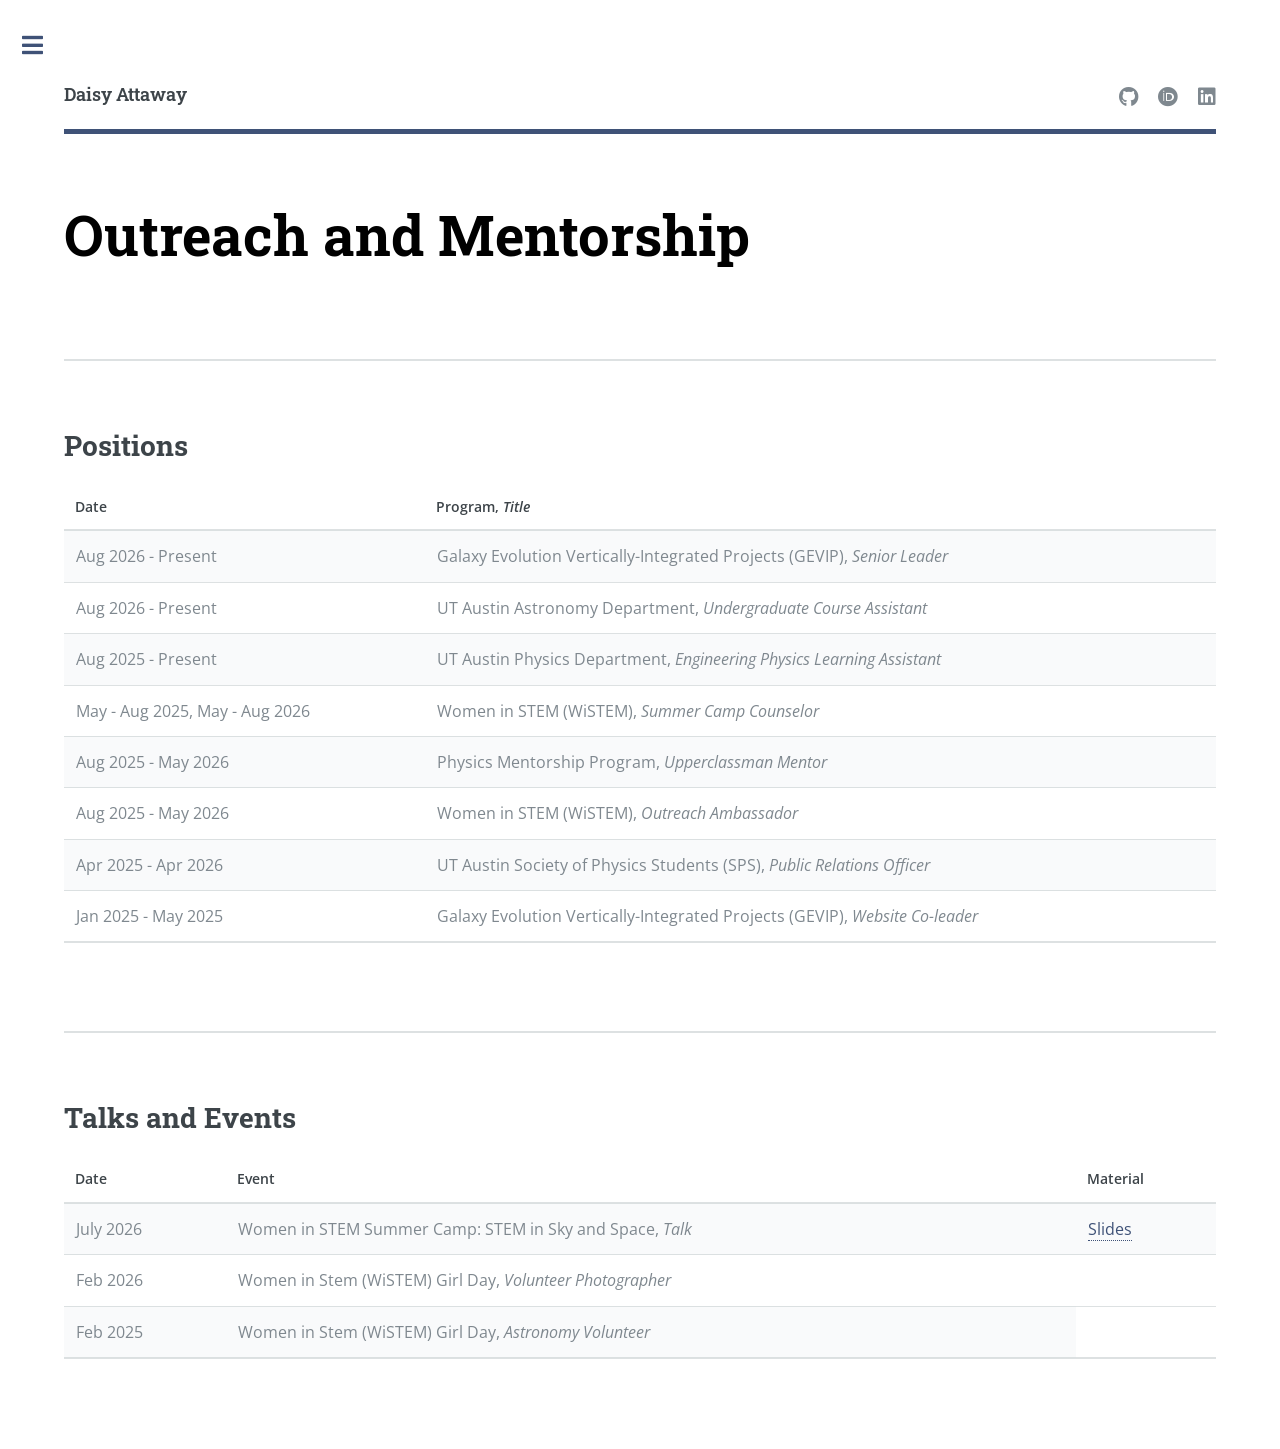
<file: outreach.html>
<!DOCTYPE HTML>
<!--
	Editorial by HTML5 UP
	html5up.net | @ajlkn
	Free for personal and commercial use under the CCA 3.0 license (html5up.net/license)
-->
<html lang="en">
	<head>
		<title>Research</title>
		<meta charset="utf-8" />
		<meta name="viewport" content="width=device-width, initial-scale=1, user-scalable=no" />
		<link rel="stylesheet" href="assets/css/main.css" />
	</head>
	<body class="is-preload">

		<!-- Wrapper -->
			<div id="wrapper">

				<!-- Main -->
					<div id="main">
						<div class="inner">

							<!-- Header -->
                            <header id="header">
                                <a href="index.html" class="logo"><strong>Daisy Attaway</strong></a>
                                <ul class="icons">
										<li><a href="https://github.com/d-attaway" class="icon brands fa-github"><span class="label">Github</span></a></li>
										<li><a href="https://orcid.org/my-orcid?orcid=0009-0000-5047-8107" class="icon brands fa-orcid"><span class="label">ORCID</span></a></li>
										<li><a href="https://www.linkedin.com/in/daisy-attaway/" class="icon brands fa-linkedin"><span class="label">LinkedIn</span></a></li>
									</ul>
                            </header>

							<!-- Title -->
                            <section>
                                <header class="main">
                                    <h1>Outreach and Mentorship</h1>
                                </header>
                            </section>

                            <section>
                              <h2>Positions</h2>
                                <div class="table-wrapper">
                                    <table>
                                        <thead>
                                            <tr>
                                                <th>Date</th>
                                                <th>Program, <i>Title</i></th>
                                            </tr>
                                        </thead>
                                        <tbody>
                                            <tr>
                                                <td>Aug 2026 - Present</td>
                                                <td>Galaxy Evolution Vertically-Integrated Projects (GEVIP), <i>Senior Leader</i></td>
                                            </tr>
                                            <tr>
                                                <td>Aug 2026 - Present</td>
                                                <td>UT Austin Astronomy Department, <i>Undergraduate Course Assistant</i></td>
                                            </tr>
                                            <tr>
                                                <td>Aug 2025 - Present</td>
                                                <td>UT Austin Physics Department, <i>Engineering Physics Learning Assistant</i></td>
                                            </tr>
                                            <tr>
                                                <td>May - Aug 2025, May - Aug 2026</td>
                                                <td>Women in STEM (WiSTEM), <i>Summer Camp Counselor</i></td>
                                            </tr>
                                            <tr>
                                                <td>Aug 2025 - May 2026</td>
                                                <td>Physics Mentorship Program, <i>Upperclassman Mentor</i></td>
                                            </tr>
                                             <tr>
                                                <td>Aug 2025 - May 2026</td>
                                                <td>Women in STEM (WiSTEM), <i>Outreach Ambassador</i></td>
                                            </tr>
                                            <tr>
                                                <td>Apr 2025 - Apr 2026</td>
                                                <td>UT Austin Society of Physics Students (SPS), <i>Public Relations Officer</i></td>
                                            </tr>
                                            <tr>
                                                <td> Jan 2025 - May 2025</td>
                                                <td>Galaxy Evolution Vertically-Integrated Projects (GEVIP), <i>Website Co-leader</i></td>
                                            </tr>
                                        </tbody>
                                        <tfoot>
                                            <tr>
                                                <td colspan="2"></td>
                                            </tr>
                                        </tfoot>
                                    </table>
                                </div>
                            </section>

                            <section>
                              <h2>Talks and Events</h2>
                                <div class="table-wrapper">
                                    <table>
                                        <thead>
                                            <tr>
                                                <th>Date</th>
                                                <th>Event</th>
                                                <th>Material</th>
                                            </tr>
                                        </thead>
                                        <tbody>
                                            <tr>
                                                <td>July 2026</td>
                                                <td>Women in STEM Summer Camp: STEM in Sky and Space, <i>Talk</i></td>
                                                <td><a href="files/WiSTEM_Research_Pres.pdf">Slides</a></td>
                                            </tr>
                                            <tr>
                                                <td>Feb 2026</td>
                                                <td>Women in Stem (WiSTEM) Girl Day, <i>Volunteer Photographer</i></td>
                                            </tr>
                                            <tr>
                                                <td>Feb 2025</td>
                                                <td>Women in Stem (WiSTEM) Girl Day, <i>Astronomy Volunteer</i></td>
                                            </tr>
                                        </tbody>
                                        <tfoot>
                                            <tr>
                                                <td colspan="2"></td>
                                            </tr>
                                        </tfoot>
                                    </table>
                                </div>
                            </section>
                        </div>
                    </div>


				<!-- Sidebar -->
					<div id="sidebar">
						<div class="inner">

							<!-- Search -->
								<section id="search" class="alt">
									<form method="post" action="#">
										<input type="text" name="query" id="query" placeholder="Search" />
									</form>
								</section>

							<!-- Menu -->
								<nav id="menu">
									<header class="major">
										<h2>Menu</h2>
									</header>
									<ul>
										<li><a href="index.html">Homepage</a></li>
										<li><a href="research.html">Research</a></li>
										<li><a href="outreach.html">Outreach</a></li>
									</ul>

								</nav>


							<!-- Section -->
								<section>
									<header class="major">
										<h2>Get in touch</h2>
									</header>
									<ul class="contact">
										<li class="icon solid fa-envelope"><a href="mailto:daisyattaway@gmail.com">daisyattaway@gmail.com</a></li>
										<li class="icon brands fa-github"><a href="https://github.com/d-attaway">Github</a></li>
										<li class="icon brands fa-orcid"><a href="https://orcid.org/my-orcid?orcid=0009-0000-5047-8107">ORCID</a></li>
										<li class="icon brands fa-linkedin"><a href="https://www.linkedin.com/in/daisy-attaway/">LinkedIn</a></li>
									</ul>
								</section>
							<!-- Footer -->
								<footer id="footer">
									<p class="copyright">&copy; Untitled. All rights reserved. Demo Images: <a href="https://unsplash.com">Unsplash</a>. Design: <a href="https://html5up.net">HTML5 UP</a>.</p>
								</footer>
						</div>
					</div>

			</div>

		<!-- Scripts -->
			<script src="assets/js/jquery.min.js"></script>
			<script src="assets/js/browser.min.js"></script>
			<script src="assets/js/breakpoints.min.js"></script>
			<script src="assets/js/util.js"></script>
			<script src="assets/js/main.js"></script>

	</body>
</html>
</file>
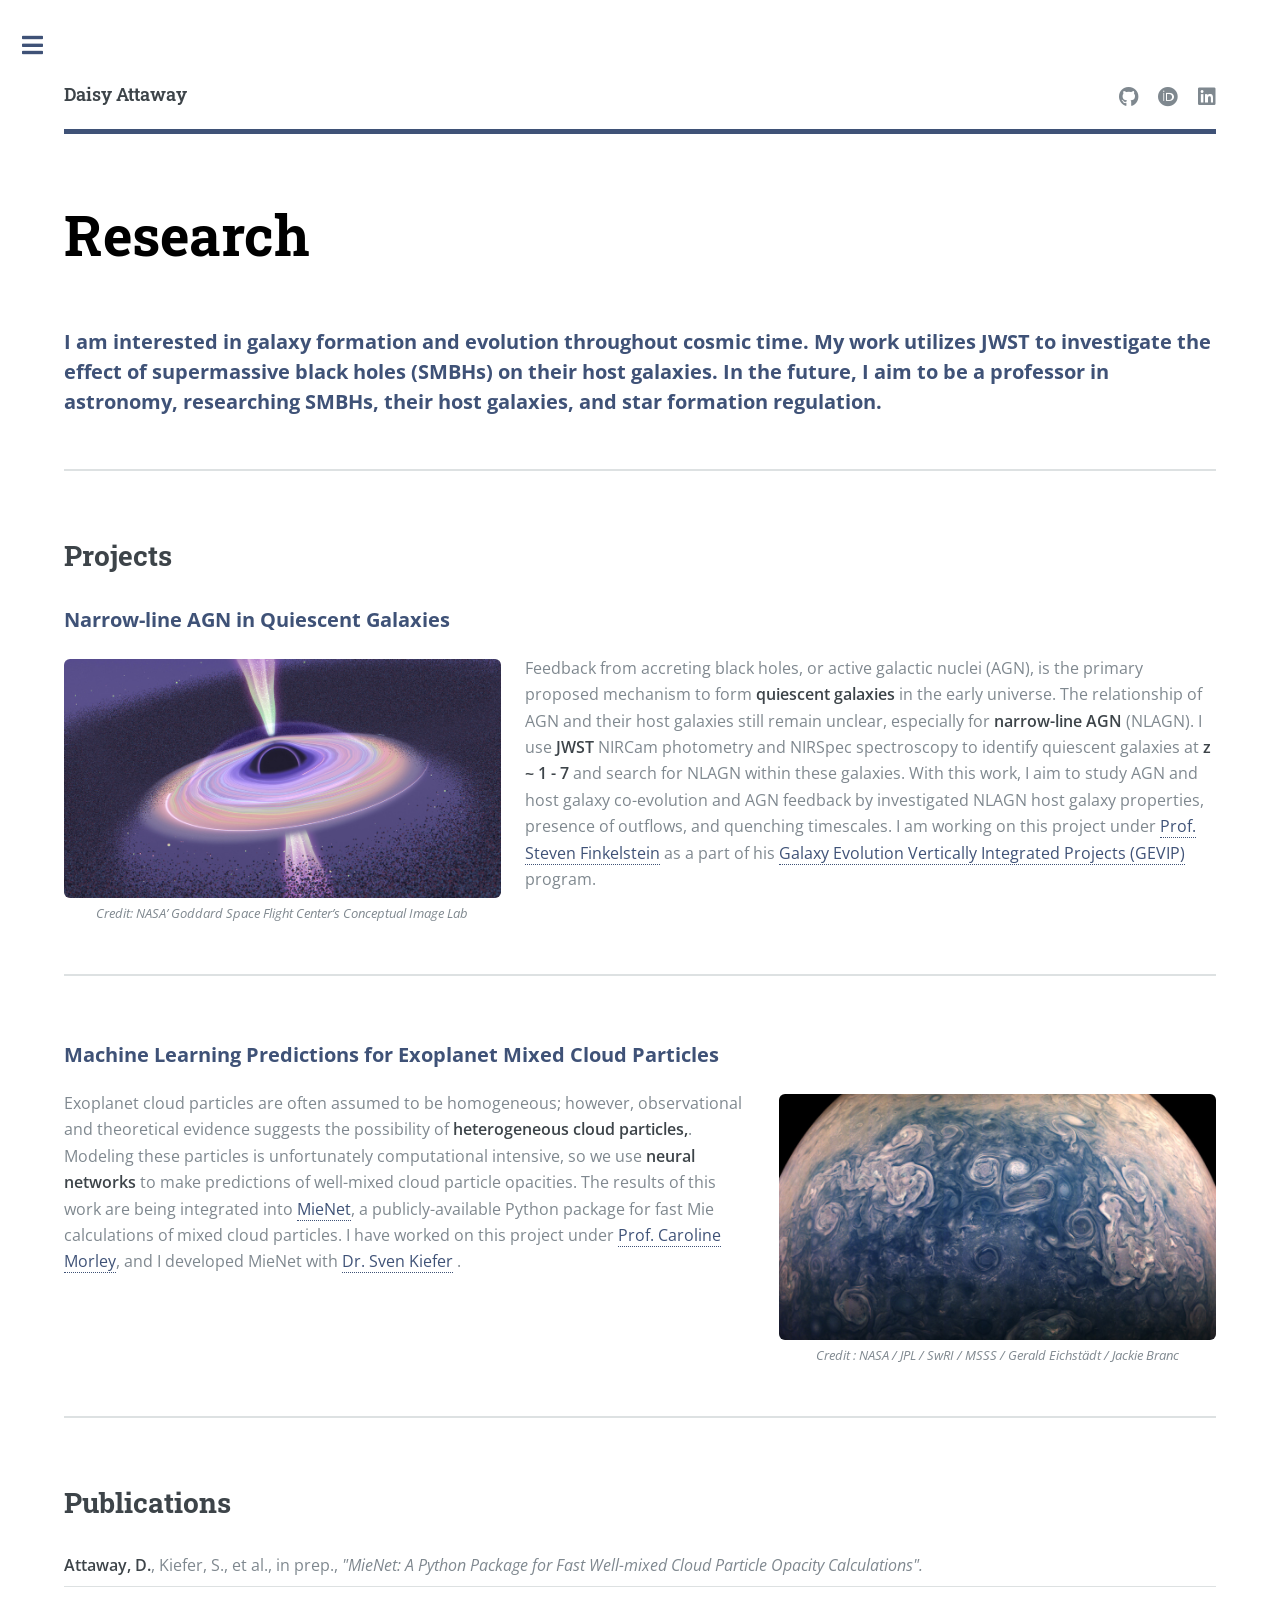
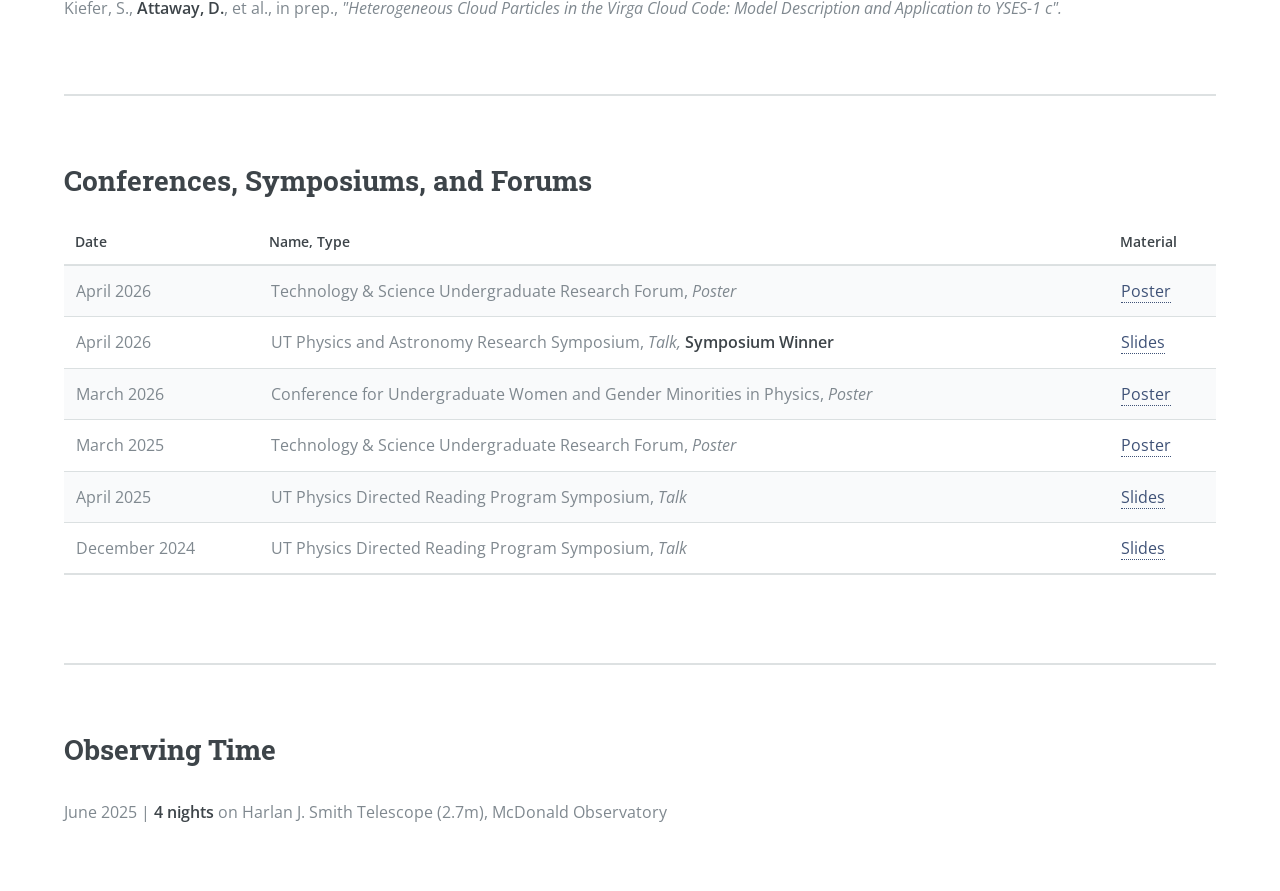
<file: research.html>
<!DOCTYPE HTML>
<!--
	Editorial by HTML5 UP
	html5up.net | @ajlkn
	Free for personal and commercial use under the CCA 3.0 license (html5up.net/license)
-->
<html lang="en">
	<head>
		<title>Research</title>
		<meta charset="utf-8" />
		<meta name="viewport" content="width=device-width, initial-scale=1, user-scalable=no" />
		<link rel="stylesheet" href="assets/css/main.css" />
	</head>
	<body class="is-preload">

		<!-- Wrapper -->
			<div id="wrapper">

				<!-- Main -->
					<div id="main">
						<div class="inner">

							<!-- Header -->
                            <header id="header">
                                <a href="index.html" class="logo"><strong>Daisy Attaway</strong></a>
                                <ul class="icons">
										<li><a href="https://github.com/d-attaway" class="icon brands fa-github"><span class="label">Github</span></a></li>
										<li><a href="https://orcid.org/my-orcid?orcid=0009-0000-5047-8107" class="icon brands fa-orcid"><span class="label">ORCID</span></a></li>
										<li><a href="https://www.linkedin.com/in/daisy-attaway/" class="icon brands fa-linkedin"><span class="label">LinkedIn</span></a></li>
									</ul>
                            </header>

							<!-- Research overview -->
                            <section>
                                <header class="main">
                                    <h1>Research</h1>
                                </header>

                                <h3>I am interested in galaxy formation and evolution throughout cosmic time. My work utilizes JWST to investigate the effect of supermassive black holes (SMBHs) on their host galaxies. In the future, I aim to be a professor in astronomy, researching SMBHs, their host galaxies, and star formation regulation.</h3>
                            </section>

                          <!-- Projects -->
                          	<section>
                                <header class="main">
                                    <h2>Projects</h2>
                                </header>

                                <h3>Narrow-line AGN in Quiescent Galaxies</h3>
                                <p>
                                  <span class="image left"><img src="images/BlackHole_2025_Beauty_illustrated_Loop_v01.00001_print.jpg" alt="" />
                                    <span class="caption">Credit: NASA’ Goddard Space Flight Center’s Conceptual Image Lab</span>
                                  </span>
                                  Feedback from accreting black holes, or active galactic nuclei (AGN), is the primary proposed mechanism to form <b>quiescent galaxies</b> in the early universe. The relationship of AGN and their host galaxies still remain unclear, especially for <b>narrow-line AGN</b> (NLAGN). I use <b>JWST</b> NIRCam photometry and NIRSpec spectroscopy to identify quiescent galaxies at <b>z ~ 1 - 7</b> and search for NLAGN within these galaxies. With this work, I aim to study AGN and host galaxy co-evolution and AGN feedback by investigated NLAGN host galaxy properties, presence of outflows, and quenching timescales. I am working on this project under <a href="https://www.as.utexas.edu/~stevenf/">Prof. Steven Finkelstein</a> as a part of his <a href="https://sites.utexas.edu/vip/">Galaxy Evolution Vertically Integrated Projects (GEVIP)</a> program.
                                </p>

                            </section>

                            <section>
                                <h3>Machine Learning Predictions for Exoplanet Mixed Cloud Particles</h3>
                                <p>
                                    <span class="image right"><img src="images/jupiter.jpg" alt="" />
                                        <span class="caption">Credit : NASA / JPL / SwRI / MSSS / Gerald Eichstädt / Jackie Branc</span>
                                    </span>
                                    Exoplanet cloud particles are often assumed to be homogeneous; however, observational and theoretical evidence suggests the possibility of <b>heterogeneous cloud particles,</b>. Modeling these particles is unfortunately computational intensive, so we use <b>neural networks</b> to make predictions of well-mixed cloud particle opacities. The results of this work are being integrated into <a href="https://github.com/MieNet-org/MieNet">MieNet</a>, a publicly-available Python package for fast Mie calculations of mixed cloud particles. I have worked on this project under <a href="https://astronomy.utexas.edu/directory/caroline-morley">Prof. Caroline Morley</a>, and I developed MieNet with <a href="https://kiefersv.github.io/index.html">Dr. Sven Kiefer</a> .</p>
                            </section>



                            <section>
                              <h2>Publications</h2>
                                  <ul class="alt">
                                      <li><b>Attaway, D.</b>, Kiefer, S., et al., in prep., <i>"MieNet: A Python Package for Fast Well-mixed Cloud Particle Opacity Calculations".</i></li>
                                      <li>Kiefer, S., <b>Attaway, D.</b>, et al., in prep., <i>"Heterogeneous Cloud Particles in the Virga Cloud Code: Model Description and Application to YSES-1 c".</i></li>
                                  </ul>
                            </section>

                            <section>
                              <h2>Conferences, Symposiums, and Forums</h2>
                                <div class="table-wrapper">
                                    <table>
                                        <thead>
                                            <tr>
                                                <th>Date</th>
                                                <th>Name, Type</th>
                                                <th>Material</th>
                                            </tr>
                                        </thead>
                                        <tbody>
                                            <tr>
                                                <td>April 2026</td>
                                                <td>Technology & Science Undergraduate Research Forum, <i>Poster</i></td>
                                                <td><a href="files/attaway_urf_poster.pdf">Poster</a></td>
                                            </tr>
                                            <tr>
                                                <td>April 2026</td>
                                                <td>UT Physics and Astronomy Research Symposium, <i>Talk,</i> <b>Symposium Winner</b></td>
                                                <td><a href=files/phyastro_symposium_pres.pdf#">Slides</a></td>
                                            </tr>
                                            <tr>
                                                <td>March 2026</td>
                                                <td>Conference for Undergraduate Women and Gender Minorities in Physics, <i>Poster</i></td>
                                                <td><a href="files/attaway_cuip_poster.pdf">Poster</a></td>
                                            </tr>
                                            <tr>
                                                <td>March 2025</td>
                                                <td>Technology & Science Undergraduate Research Forum, <i>Poster</i></td>
                                                <td><a href="files/CONFIRM_URF_Poster.pdf">Poster</a></td>
                                            </tr>
                                            <tr>
                                                <td>April 2025</td>
                                                <td>UT Physics Directed Reading Program Symposium, <i>Talk</i></td>
                                                <td><a href="files/DRP_Pres_Spr25.pdf">Slides</a></td>
                                            </tr>
                                            <tr>
                                                <td>December 2024</td>
                                                <td>UT Physics Directed Reading Program Symposium, <i>Talk</i></td>
                                                <td><a href="files/DRP_Pres_Fa24.pdf">Slides</a></td>
                                            </tr>
                                        </tbody>
                                        <tfoot>
                                            <tr>
                                                <td colspan="2"></td>
                                            </tr>
                                        </tfoot>
                                    </table>
                                </div>
                            </section>

                            <section>
                            <h2>Observing Time</h2>
                              <p>June 2025 | <b>4 nights</b> on Harlan J. Smith Telescope (2.7m), McDonald Observatory </p>
                            </section>

						</div>
					</div>

				<!-- Sidebar -->
					<div id="sidebar">
						<div class="inner">

							<!-- Search -->
								<section id="search" class="alt">
									<form method="post" action="#">
										<input type="text" name="query" id="query" placeholder="Search" />
									</form>
								</section>

							<!-- Menu -->
								<nav id="menu">
									<header class="major">
										<h2>Menu</h2>
									</header>
									<ul>
										<li><a href="index.html">Homepage</a></li>
										<li><a href="research.html">Research</a></li>
										<li><a href="outreach.html">Outreach</a></li>
									</ul>

								</nav>


							<!-- Section -->
								<section>
									<header class="major">
										<h2>Get in touch</h2>
									</header>
									<ul class="contact">
										<li class="icon solid fa-envelope"><a href="mailto:daisyattaway@gmail.com">daisyattaway@gmail.com</a></li>
										<li class="icon brands fa-github"><a href="https://github.com/d-attaway">Github</a></li>
										<li class="icon brands fa-orcid"><a href="https://orcid.org/my-orcid?orcid=0009-0000-5047-8107">ORCID</a></li>
										<li class="icon brands fa-linkedin"><a href="https://www.linkedin.com/in/daisy-attaway/">LinkedIn</a></li>
									</ul>
								</section>
							<!-- Footer -->
								<footer id="footer">
									<p class="copyright">&copy; Untitled. All rights reserved. Demo Images: <a href="https://unsplash.com">Unsplash</a>. Design: <a href="https://html5up.net">HTML5 UP</a>.</p>
								</footer>
						</div>
					</div>

			</div>

		<!-- Scripts -->
			<script src="assets/js/jquery.min.js"></script>
			<script src="assets/js/browser.min.js"></script>
			<script src="assets/js/breakpoints.min.js"></script>
			<script src="assets/js/util.js"></script>
			<script src="assets/js/main.js"></script>

	</body>
</html>
</file>
<file: assets/css/main.css>
@import url(fontawesome-all.min.css);
@import url("https://fonts.googleapis.com/css?family=Open+Sans:400,600,400italic,600italic|Roboto+Slab:400,700");
/*
	Editorial by HTML5 UP
	html5up.net | @ajlkn
	Free for personal and commercial use under the CCA 3.0 license (html5up.net/license)
*/
html, body, div, span, applet, object,
iframe, h1, h2, h3, h4, h5, h6, p, blockquote,
pre, a, abbr, acronym, address, big, cite,
code, del, dfn, em, img, ins, kbd, q, s, samp,
small, strike, strong, sub, sup, tt, var, b,
u, i, center, dl, dt, dd, ol, ul, li, fieldset,
form, label, legend, table, caption, tbody,
tfoot, thead, tr, th, td, article, aside,
canvas, details, embed, figure, figcaption,
footer, header, hgroup, menu, nav, output, ruby,
section, summary, time, mark, audio, video {
  margin: 0;
  padding: 0;
  border: 0;
  font-size: 100%;
  font: inherit;
  vertical-align: baseline; }

article, aside, details, figcaption, figure,
footer, header, hgroup, menu, nav, section {
  display: block; }

body {
  line-height: 1; }

ol, ul {
  list-style: none; }

blockquote, q {
  quotes: none; }
  blockquote:before, blockquote:after, q:before, q:after {
    content: '';
    content: none; }

table {
  border-collapse: collapse;
  border-spacing: 0; }

body {
  -webkit-text-size-adjust: none; }

mark {
  background-color: transparent;
  color: inherit; }

input::-moz-focus-inner {
  border: 0;
  padding: 0; }

input, select, textarea {
  -moz-appearance: none;
  -webkit-appearance: none;
  -ms-appearance: none;
  appearance: none; }

/* Basic */
@-ms-viewport {
  width: device-width; }

body {
  -ms-overflow-style: scrollbar; }

@media screen and (max-width: 480px) {
  html, body {
    min-width: 320px; } }

html {
  box-sizing: border-box; }

*, *:before, *:after {
  box-sizing: inherit; }

body {
  background: #ffffff; }
  body.is-preload *, body.is-preload *:before, body.is-preload *:after, body.is-resizing *, body.is-resizing *:before, body.is-resizing *:after {
    -moz-animation: none !important;
    -webkit-animation: none !important;
    -ms-animation: none !important;
    animation: none !important;
    -moz-transition: none !important;
    -webkit-transition: none !important;
    -ms-transition: none !important;
    transition: none !important; }

/* Type */
body, input, select, textarea {
  color: #7f888f;
  font-family: "Open Sans", sans-serif;
  font-size: 15pt;
  font-weight: 400;
  line-height: 1.65; }
  @media screen and (max-width: 1680px) {
    body, input, select, textarea {
      font-size: 15pt; } }
  @media screen and (max-width: 1280px) {
    body, input, select, textarea {
      font-size: 12pt; } }
  @media screen and (max-width: 360px) {
    body, input, select, textarea {
      font-size: 10pt; } }

a {
  -moz-transition: color 0.2s ease-in-out, border-bottom-color 0.2s ease-in-out;
  -webkit-transition: color 0.2s ease-in-out, border-bottom-color 0.2s ease-in-out;
  -ms-transition: color 0.2s ease-in-out, border-bottom-color 0.2s ease-in-out;
  transition: color 0.2s ease-in-out, border-bottom-color 0.2s ease-in-out;
  border-bottom: dotted 1px;
  color: #3f5277;
  text-decoration: none; }
  a:hover {
    border-bottom-color: #3f5277;
    color: #3f5277 !important; }
    a:hover strong {
      color: inherit; }

strong, b {
  color: #3d4449;
  font-weight: 600; }

em, i {
  font-style: italic; }

p {
  margin: 0 0 2em 0; }

h1, h2, h4, h5, h6 {
  color: #3d4449;
  font-family: "Roboto Slab", serif;
  font-weight: 700;
  line-height: 1.5;
  margin: 0 0 1em 0; }
  h1 a, h2 a, h3 a, h4 a, h5 a, h6 a {
    color: inherit;
    text-decoration: none;
    border-bottom: 0; }


h1 {
  color: #000000;
  font-family: "Roboto Slab", serif;
  font-size: 4em;
  font-weight: 700;
  line-height: 1.3;
  margin: 0 0 0.5em 0; }
  h1 a{
    color: inherit;
    text-decoration: none;
    border-bottom: 0; }

h2 {
  font-size: 1.75em; }

h3 {
  font-size: 1.25em;
  color: #3f5277;
  font-weight: 700;
  line-height: 1.5;
  margin: 0 0 1em 0;}

h3.project-break {
    margin-top: 3em;
}

h4 {
  font-size: 1.1em; }

h5 {
  font-size: 0.9em; }

h6 {
  font-size: 0.7em; }

@media screen and (max-width: 1680px) {
  h1 {
    font-size: 3.5em; } }

@media screen and (max-width: 980px) {
  h1 {
    font-size: 3.25em; } }

@media screen and (max-width: 736px) {
  h1 {
    font-size: 2em;
    line-height: 1.4; }
  h2 {
    font-size: 1.5em; } }

sub {
  font-size: 0.8em;
  position: relative;
  top: 0.5em; }

sup {
  font-size: 0.8em;
  position: relative;
  top: -0.5em; }

blockquote {
  border-left: solid 3px rgba(210, 215, 217, 0.75);
  font-style: italic;
  margin: 0 0 2em 0;
  padding: 0.5em 0 0.5em 2em; }

code {
  background: rgba(230, 235, 237, 0.25);
  border-radius: 0.375em;
  border: solid 1px rgba(210, 215, 217, 0.75);
  font-family: "Courier New", monospace;
  font-size: 0.9em;
  margin: 0 0.25em;
  padding: 0.25em 0.65em; }

pre {
  -webkit-overflow-scrolling: touch;
  font-family: "Courier New", monospace;
  font-size: 0.9em;
  margin: 0 0 2em 0; }
  pre code {
    display: block;
    line-height: 1.75;
    padding: 1em 1.5em;
    overflow-x: auto; }

hr {
  border: 0;
  border-bottom: solid 1px rgba(210, 215, 217, 0.75);
  margin: 2em 0; }
  hr.major {
    margin: 3em 0; }

.align-left {
  text-align: left; }

.align-center {
  text-align: center; }

.align-right {
  text-align: right; }

/* Row */
.row {
  display: flex;
  flex-wrap: wrap;
  box-sizing: border-box;
  align-items: stretch; }
  .row > * {
    box-sizing: border-box; }
  .row.gtr-uniform > * > :last-child {
    margin-bottom: 0; }
  .row.aln-left {
    justify-content: flex-start; }
  .row.aln-center {
    justify-content: center; }
  .row.aln-right {
    justify-content: flex-end; }
  .row.aln-top {
    align-items: flex-start; }
  .row.aln-middle {
    align-items: center; }
  .row.aln-bottom {
    align-items: flex-end; }
  .row > .imp {
    order: -1; }
  .row > .col-1 {
    width: 8.33333%; }
  .row > .off-1 {
    margin-left: 8.33333%; }
  .row > .col-2 {
    width: 16.66667%; }
  .row > .off-2 {
    margin-left: 16.66667%; }
  .row > .col-3 {
    width: 25%; }
  .row > .off-3 {
    margin-left: 25%; }
  .row > .col-4 {
    width: 33.33333%; }
  .row > .off-4 {
    margin-left: 33.33333%; }
  .row > .col-5 {
    width: 41.66667%; }
  .row > .off-5 {
    margin-left: 41.66667%; }
  .row > .col-6 {
    width: 50%; }
  .row > .off-6 {
    margin-left: 50%; }
  .row > .col-7 {
    width: 58.33333%; }
  .row > .off-7 {
    margin-left: 58.33333%; }
  .row > .col-8 {
    width: 66.66667%; }
  .row > .off-8 {
    margin-left: 66.66667%; }
  .row > .col-9 {
    width: 75%; }
  .row > .off-9 {
    margin-left: 75%; }
  .row > .col-10 {
    width: 83.33333%; }
  .row > .off-10 {
    margin-left: 83.33333%; }
  .row > .col-11 {
    width: 91.66667%; }
  .row > .off-11 {
    margin-left: 91.66667%; }
  .row > .col-12 {
    width: 100%; }
  .row > .off-12 {
    margin-left: 100%; }
  .row.gtr-0 {
    margin-top: 0;
    margin-left: 0em; }
    .row.gtr-0 > * {
      padding: 0 0 0 0em; }
    .row.gtr-0.gtr-uniform {
      margin-top: 0em; }
      .row.gtr-0.gtr-uniform > * {
        padding-top: 0em; }
  .row.gtr-25 {
    margin-top: 0;
    margin-left: -0.375em; }
    .row.gtr-25 > * {
      padding: 0 0 0 0.375em; }
    .row.gtr-25.gtr-uniform {
      margin-top: -0.375em; }
      .row.gtr-25.gtr-uniform > * {
        padding-top: 0.375em; }
  .row.gtr-50 {
    margin-top: 0;
    margin-left: -0.75em; }
    .row.gtr-50 > * {
      padding: 0 0 0 0.75em; }
    .row.gtr-50.gtr-uniform {
      margin-top: -0.75em; }
      .row.gtr-50.gtr-uniform > * {
        padding-top: 0.75em; }
  .row {
    margin-top: 0;
    margin-left: -1.5em; }
    .row > * {
      padding: 0 0 0 1.5em; }
    .row.gtr-uniform {
      margin-top: -1.5em; }
      .row.gtr-uniform > * {
        padding-top: 1.5em; }
  .row.gtr-150 {
    margin-top: 0;
    margin-left: -2.25em; }
    .row.gtr-150 > * {
      padding: 0 0 0 2.25em; }
    .row.gtr-150.gtr-uniform {
      margin-top: -2.25em; }
      .row.gtr-150.gtr-uniform > * {
        padding-top: 2.25em; }
  .row.gtr-200 {
    margin-top: 0;
    margin-left: -3em; }
    .row.gtr-200 > * {
      padding: 0 0 0 3em; }
    .row.gtr-200.gtr-uniform {
      margin-top: -3em; }
      .row.gtr-200.gtr-uniform > * {
        padding-top: 3em; }
  @media screen and (max-width: 1680px) {
    .row {
      display: flex;
      flex-wrap: wrap;
      box-sizing: border-box;
      align-items: stretch; }
      .row > * {
        box-sizing: border-box; }
      .row.gtr-uniform > * > :last-child {
        margin-bottom: 0; }
      .row.aln-left {
        justify-content: flex-start; }
      .row.aln-center {
        justify-content: center; }
      .row.aln-right {
        justify-content: flex-end; }
      .row.aln-top {
        align-items: flex-start; }
      .row.aln-middle {
        align-items: center; }
      .row.aln-bottom {
        align-items: flex-end; }
      .row > .imp-xlarge {
        order: -1; }
      .row > .col-1-xlarge {
        width: 8.33333%; }
      .row > .off-1-xlarge {
        margin-left: 8.33333%; }
      .row > .col-2-xlarge {
        width: 16.66667%; }
      .row > .off-2-xlarge {
        margin-left: 16.66667%; }
      .row > .col-3-xlarge {
        width: 25%; }
      .row > .off-3-xlarge {
        margin-left: 25%; }
      .row > .col-4-xlarge {
        width: 33.33333%; }
      .row > .off-4-xlarge {
        margin-left: 33.33333%; }
      .row > .col-5-xlarge {
        width: 41.66667%; }
      .row > .off-5-xlarge {
        margin-left: 41.66667%; }
      .row > .col-6-xlarge {
        width: 50%; }
      .row > .off-6-xlarge {
        margin-left: 50%; }
      .row > .col-7-xlarge {
        width: 58.33333%; }
      .row > .off-7-xlarge {
        margin-left: 58.33333%; }
      .row > .col-8-xlarge {
        width: 66.66667%; }
      .row > .off-8-xlarge {
        margin-left: 66.66667%; }
      .row > .col-9-xlarge {
        width: 75%; }
      .row > .off-9-xlarge {
        margin-left: 75%; }
      .row > .col-10-xlarge {
        width: 83.33333%; }
      .row > .off-10-xlarge {
        margin-left: 83.33333%; }
      .row > .col-11-xlarge {
        width: 91.66667%; }
      .row > .off-11-xlarge {
        margin-left: 91.66667%; }
      .row > .col-12-xlarge {
        width: 100%; }
      .row > .off-12-xlarge {
        margin-left: 100%; }
      .row.gtr-0 {
        margin-top: 0;
        margin-left: 0em; }
        .row.gtr-0 > * {
          padding: 0 0 0 0em; }
        .row.gtr-0.gtr-uniform {
          margin-top: 0em; }
          .row.gtr-0.gtr-uniform > * {
            padding-top: 0em; }
      .row.gtr-25 {
        margin-top: 0;
        margin-left: -0.375em; }
        .row.gtr-25 > * {
          padding: 0 0 0 0.375em; }
        .row.gtr-25.gtr-uniform {
          margin-top: -0.375em; }
          .row.gtr-25.gtr-uniform > * {
            padding-top: 0.375em; }
      .row.gtr-50 {
        margin-top: 0;
        margin-left: -0.75em; }
        .row.gtr-50 > * {
          padding: 0 0 0 0.75em; }
        .row.gtr-50.gtr-uniform {
          margin-top: -0.75em; }
          .row.gtr-50.gtr-uniform > * {
            padding-top: 0.75em; }
      .row {
        margin-top: 0;
        margin-left: -1.5em; }
        .row > * {
          padding: 0 0 0 1.5em; }
        .row.gtr-uniform {
          margin-top: -1.5em; }
          .row.gtr-uniform > * {
            padding-top: 1.5em; }
      .row.gtr-150 {
        margin-top: 0;
        margin-left: -2.25em; }
        .row.gtr-150 > * {
          padding: 0 0 0 2.25em; }
        .row.gtr-150.gtr-uniform {
          margin-top: -2.25em; }
          .row.gtr-150.gtr-uniform > * {
            padding-top: 2.25em; }
      .row.gtr-200 {
        margin-top: 0;
        margin-left: -3em; }
        .row.gtr-200 > * {
          padding: 0 0 0 3em; }
        .row.gtr-200.gtr-uniform {
          margin-top: -3em; }
          .row.gtr-200.gtr-uniform > * {
            padding-top: 3em; } }
  @media screen and (max-width: 1280px) {
    .row {
      display: flex;
      flex-wrap: wrap;
      box-sizing: border-box;
      align-items: stretch; }
      .row > * {
        box-sizing: border-box; }
      .row.gtr-uniform > * > :last-child {
        margin-bottom: 0; }
      .row.aln-left {
        justify-content: flex-start; }
      .row.aln-center {
        justify-content: center; }
      .row.aln-right {
        justify-content: flex-end; }
      .row.aln-top {
        align-items: flex-start; }
      .row.aln-middle {
        align-items: center; }
      .row.aln-bottom {
        align-items: flex-end; }
      .row > .imp-large {
        order: -1; }
      .row > .col-1-large {
        width: 8.33333%; }
      .row > .off-1-large {
        margin-left: 8.33333%; }
      .row > .col-2-large {
        width: 16.66667%; }
      .row > .off-2-large {
        margin-left: 16.66667%; }
      .row > .col-3-large {
        width: 25%; }
      .row > .off-3-large {
        margin-left: 25%; }
      .row > .col-4-large {
        width: 33.33333%; }
      .row > .off-4-large {
        margin-left: 33.33333%; }
      .row > .col-5-large {
        width: 41.66667%; }
      .row > .off-5-large {
        margin-left: 41.66667%; }
      .row > .col-6-large {
        width: 50%; }
      .row > .off-6-large {
        margin-left: 50%; }
      .row > .col-7-large {
        width: 58.33333%; }
      .row > .off-7-large {
        margin-left: 58.33333%; }
      .row > .col-8-large {
        width: 66.66667%; }
      .row > .off-8-large {
        margin-left: 66.66667%; }
      .row > .col-9-large {
        width: 75%; }
      .row > .off-9-large {
        margin-left: 75%; }
      .row > .col-10-large {
        width: 83.33333%; }
      .row > .off-10-large {
        margin-left: 83.33333%; }
      .row > .col-11-large {
        width: 91.66667%; }
      .row > .off-11-large {
        margin-left: 91.66667%; }
      .row > .col-12-large {
        width: 100%; }
      .row > .off-12-large {
        margin-left: 100%; }
      .row.gtr-0 {
        margin-top: 0;
        margin-left: 0em; }
        .row.gtr-0 > * {
          padding: 0 0 0 0em; }
        .row.gtr-0.gtr-uniform {
          margin-top: 0em; }
          .row.gtr-0.gtr-uniform > * {
            padding-top: 0em; }
      .row.gtr-25 {
        margin-top: 0;
        margin-left: -0.375em; }
        .row.gtr-25 > * {
          padding: 0 0 0 0.375em; }
        .row.gtr-25.gtr-uniform {
          margin-top: -0.375em; }
          .row.gtr-25.gtr-uniform > * {
            padding-top: 0.375em; }
      .row.gtr-50 {
        margin-top: 0;
        margin-left: -0.75em; }
        .row.gtr-50 > * {
          padding: 0 0 0 0.75em; }
        .row.gtr-50.gtr-uniform {
          margin-top: -0.75em; }
          .row.gtr-50.gtr-uniform > * {
            padding-top: 0.75em; }
      .row {
        margin-top: 0;
        margin-left: -1.5em; }
        .row > * {
          padding: 0 0 0 1.5em; }
        .row.gtr-uniform {
          margin-top: -1.5em; }
          .row.gtr-uniform > * {
            padding-top: 1.5em; }
      .row.gtr-150 {
        margin-top: 0;
        margin-left: -2.25em; }
        .row.gtr-150 > * {
          padding: 0 0 0 2.25em; }
        .row.gtr-150.gtr-uniform {
          margin-top: -2.25em; }
          .row.gtr-150.gtr-uniform > * {
            padding-top: 2.25em; }
      .row.gtr-200 {
        margin-top: 0;
        margin-left: -3em; }
        .row.gtr-200 > * {
          padding: 0 0 0 3em; }
        .row.gtr-200.gtr-uniform {
          margin-top: -3em; }
          .row.gtr-200.gtr-uniform > * {
            padding-top: 3em; } }
  @media screen and (max-width: 980px) {
    .row {
      display: flex;
      flex-wrap: wrap;
      box-sizing: border-box;
      align-items: stretch; }
      .row > * {
        box-sizing: border-box; }
      .row.gtr-uniform > * > :last-child {
        margin-bottom: 0; }
      .row.aln-left {
        justify-content: flex-start; }
      .row.aln-center {
        justify-content: center; }
      .row.aln-right {
        justify-content: flex-end; }
      .row.aln-top {
        align-items: flex-start; }
      .row.aln-middle {
        align-items: center; }
      .row.aln-bottom {
        align-items: flex-end; }
      .row > .imp-medium {
        order: -1; }
      .row > .col-1-medium {
        width: 8.33333%; }
      .row > .off-1-medium {
        margin-left: 8.33333%; }
      .row > .col-2-medium {
        width: 16.66667%; }
      .row > .off-2-medium {
        margin-left: 16.66667%; }
      .row > .col-3-medium {
        width: 25%; }
      .row > .off-3-medium {
        margin-left: 25%; }
      .row > .col-4-medium {
        width: 33.33333%; }
      .row > .off-4-medium {
        margin-left: 33.33333%; }
      .row > .col-5-medium {
        width: 41.66667%; }
      .row > .off-5-medium {
        margin-left: 41.66667%; }
      .row > .col-6-medium {
        width: 50%; }
      .row > .off-6-medium {
        margin-left: 50%; }
      .row > .col-7-medium {
        width: 58.33333%; }
      .row > .off-7-medium {
        margin-left: 58.33333%; }
      .row > .col-8-medium {
        width: 66.66667%; }
      .row > .off-8-medium {
        margin-left: 66.66667%; }
      .row > .col-9-medium {
        width: 75%; }
      .row > .off-9-medium {
        margin-left: 75%; }
      .row > .col-10-medium {
        width: 83.33333%; }
      .row > .off-10-medium {
        margin-left: 83.33333%; }
      .row > .col-11-medium {
        width: 91.66667%; }
      .row > .off-11-medium {
        margin-left: 91.66667%; }
      .row > .col-12-medium {
        width: 100%; }
      .row > .off-12-medium {
        margin-left: 100%; }
      .row.gtr-0 {
        margin-top: 0;
        margin-left: 0em; }
        .row.gtr-0 > * {
          padding: 0 0 0 0em; }
        .row.gtr-0.gtr-uniform {
          margin-top: 0em; }
          .row.gtr-0.gtr-uniform > * {
            padding-top: 0em; }
      .row.gtr-25 {
        margin-top: 0;
        margin-left: -0.375em; }
        .row.gtr-25 > * {
          padding: 0 0 0 0.375em; }
        .row.gtr-25.gtr-uniform {
          margin-top: -0.375em; }
          .row.gtr-25.gtr-uniform > * {
            padding-top: 0.375em; }
      .row.gtr-50 {
        margin-top: 0;
        margin-left: -0.75em; }
        .row.gtr-50 > * {
          padding: 0 0 0 0.75em; }
        .row.gtr-50.gtr-uniform {
          margin-top: -0.75em; }
          .row.gtr-50.gtr-uniform > * {
            padding-top: 0.75em; }
      .row {
        margin-top: 0;
        margin-left: -1.5em; }
        .row > * {
          padding: 0 0 0 1.5em; }
        .row.gtr-uniform {
          margin-top: -1.5em; }
          .row.gtr-uniform > * {
            padding-top: 1.5em; }
      .row.gtr-150 {
        margin-top: 0;
        margin-left: -2.25em; }
        .row.gtr-150 > * {
          padding: 0 0 0 2.25em; }
        .row.gtr-150.gtr-uniform {
          margin-top: -2.25em; }
          .row.gtr-150.gtr-uniform > * {
            padding-top: 2.25em; }
      .row.gtr-200 {
        margin-top: 0;
        margin-left: -3em; }
        .row.gtr-200 > * {
          padding: 0 0 0 3em; }
        .row.gtr-200.gtr-uniform {
          margin-top: -3em; }
          .row.gtr-200.gtr-uniform > * {
            padding-top: 3em; } }
  @media screen and (max-width: 736px) {
    .row {
      display: flex;
      flex-wrap: wrap;
      box-sizing: border-box;
      align-items: stretch; }
      .row > * {
        box-sizing: border-box; }
      .row.gtr-uniform > * > :last-child {
        margin-bottom: 0; }
      .row.aln-left {
        justify-content: flex-start; }
      .row.aln-center {
        justify-content: center; }
      .row.aln-right {
        justify-content: flex-end; }
      .row.aln-top {
        align-items: flex-start; }
      .row.aln-middle {
        align-items: center; }
      .row.aln-bottom {
        align-items: flex-end; }
      .row > .imp-small {
        order: -1; }
      .row > .col-1-small {
        width: 8.33333%; }
      .row > .off-1-small {
        margin-left: 8.33333%; }
      .row > .col-2-small {
        width: 16.66667%; }
      .row > .off-2-small {
        margin-left: 16.66667%; }
      .row > .col-3-small {
        width: 25%; }
      .row > .off-3-small {
        margin-left: 25%; }
      .row > .col-4-small {
        width: 33.33333%; }
      .row > .off-4-small {
        margin-left: 33.33333%; }
      .row > .col-5-small {
        width: 41.66667%; }
      .row > .off-5-small {
        margin-left: 41.66667%; }
      .row > .col-6-small {
        width: 50%; }
      .row > .off-6-small {
        margin-left: 50%; }
      .row > .col-7-small {
        width: 58.33333%; }
      .row > .off-7-small {
        margin-left: 58.33333%; }
      .row > .col-8-small {
        width: 66.66667%; }
      .row > .off-8-small {
        margin-left: 66.66667%; }
      .row > .col-9-small {
        width: 75%; }
      .row > .off-9-small {
        margin-left: 75%; }
      .row > .col-10-small {
        width: 83.33333%; }
      .row > .off-10-small {
        margin-left: 83.33333%; }
      .row > .col-11-small {
        width: 91.66667%; }
      .row > .off-11-small {
        margin-left: 91.66667%; }
      .row > .col-12-small {
        width: 100%; }
      .row > .off-12-small {
        margin-left: 100%; }
      .row.gtr-0 {
        margin-top: 0;
        margin-left: 0em; }
        .row.gtr-0 > * {
          padding: 0 0 0 0em; }
        .row.gtr-0.gtr-uniform {
          margin-top: 0em; }
          .row.gtr-0.gtr-uniform > * {
            padding-top: 0em; }
      .row.gtr-25 {
        margin-top: 0;
        margin-left: -0.375em; }
        .row.gtr-25 > * {
          padding: 0 0 0 0.375em; }
        .row.gtr-25.gtr-uniform {
          margin-top: -0.375em; }
          .row.gtr-25.gtr-uniform > * {
            padding-top: 0.375em; }
      .row.gtr-50 {
        margin-top: 0;
        margin-left: -0.75em; }
        .row.gtr-50 > * {
          padding: 0 0 0 0.75em; }
        .row.gtr-50.gtr-uniform {
          margin-top: -0.75em; }
          .row.gtr-50.gtr-uniform > * {
            padding-top: 0.75em; }
      .row {
        margin-top: 0;
        margin-left: -1.5em; }
        .row > * {
          padding: 0 0 0 1.5em; }
        .row.gtr-uniform {
          margin-top: -1.5em; }
          .row.gtr-uniform > * {
            padding-top: 1.5em; }
      .row.gtr-150 {
        margin-top: 0;
        margin-left: -2.25em; }
        .row.gtr-150 > * {
          padding: 0 0 0 2.25em; }
        .row.gtr-150.gtr-uniform {
          margin-top: -2.25em; }
          .row.gtr-150.gtr-uniform > * {
            padding-top: 2.25em; }
      .row.gtr-200 {
        margin-top: 0;
        margin-left: -3em; }
        .row.gtr-200 > * {
          padding: 0 0 0 3em; }
        .row.gtr-200.gtr-uniform {
          margin-top: -3em; }
          .row.gtr-200.gtr-uniform > * {
            padding-top: 3em; } }
  @media screen and (max-width: 480px) {
    .row {
      display: flex;
      flex-wrap: wrap;
      box-sizing: border-box;
      align-items: stretch; }
      .row > * {
        box-sizing: border-box; }
      .row.gtr-uniform > * > :last-child {
        margin-bottom: 0; }
      .row.aln-left {
        justify-content: flex-start; }
      .row.aln-center {
        justify-content: center; }
      .row.aln-right {
        justify-content: flex-end; }
      .row.aln-top {
        align-items: flex-start; }
      .row.aln-middle {
        align-items: center; }
      .row.aln-bottom {
        align-items: flex-end; }
      .row > .imp-xsmall {
        order: -1; }
      .row > .col-1-xsmall {
        width: 8.33333%; }
      .row > .off-1-xsmall {
        margin-left: 8.33333%; }
      .row > .col-2-xsmall {
        width: 16.66667%; }
      .row > .off-2-xsmall {
        margin-left: 16.66667%; }
      .row > .col-3-xsmall {
        width: 25%; }
      .row > .off-3-xsmall {
        margin-left: 25%; }
      .row > .col-4-xsmall {
        width: 33.33333%; }
      .row > .off-4-xsmall {
        margin-left: 33.33333%; }
      .row > .col-5-xsmall {
        width: 41.66667%; }
      .row > .off-5-xsmall {
        margin-left: 41.66667%; }
      .row > .col-6-xsmall {
        width: 50%; }
      .row > .off-6-xsmall {
        margin-left: 50%; }
      .row > .col-7-xsmall {
        width: 58.33333%; }
      .row > .off-7-xsmall {
        margin-left: 58.33333%; }
      .row > .col-8-xsmall {
        width: 66.66667%; }
      .row > .off-8-xsmall {
        margin-left: 66.66667%; }
      .row > .col-9-xsmall {
        width: 75%; }
      .row > .off-9-xsmall {
        margin-left: 75%; }
      .row > .col-10-xsmall {
        width: 83.33333%; }
      .row > .off-10-xsmall {
        margin-left: 83.33333%; }
      .row > .col-11-xsmall {
        width: 91.66667%; }
      .row > .off-11-xsmall {
        margin-left: 91.66667%; }
      .row > .col-12-xsmall {
        width: 100%; }
      .row > .off-12-xsmall {
        margin-left: 100%; }
      .row.gtr-0 {
        margin-top: 0;
        margin-left: 0em; }
        .row.gtr-0 > * {
          padding: 0 0 0 0em; }
        .row.gtr-0.gtr-uniform {
          margin-top: 0em; }
          .row.gtr-0.gtr-uniform > * {
            padding-top: 0em; }
      .row.gtr-25 {
        margin-top: 0;
        margin-left: -0.375em; }
        .row.gtr-25 > * {
          padding: 0 0 0 0.375em; }
        .row.gtr-25.gtr-uniform {
          margin-top: -0.375em; }
          .row.gtr-25.gtr-uniform > * {
            padding-top: 0.375em; }
      .row.gtr-50 {
        margin-top: 0;
        margin-left: -0.75em; }
        .row.gtr-50 > * {
          padding: 0 0 0 0.75em; }
        .row.gtr-50.gtr-uniform {
          margin-top: -0.75em; }
          .row.gtr-50.gtr-uniform > * {
            padding-top: 0.75em; }
      .row {
        margin-top: 0;
        margin-left: -1.5em; }
        .row > * {
          padding: 0 0 0 1.5em; }
        .row.gtr-uniform {
          margin-top: -1.5em; }
          .row.gtr-uniform > * {
            padding-top: 1.5em; }
      .row.gtr-150 {
        margin-top: 0;
        margin-left: -2.25em; }
        .row.gtr-150 > * {
          padding: 0 0 0 2.25em; }
        .row.gtr-150.gtr-uniform {
          margin-top: -2.25em; }
          .row.gtr-150.gtr-uniform > * {
            padding-top: 2.25em; }
      .row.gtr-200 {
        margin-top: 0;
        margin-left: -3em; }
        .row.gtr-200 > * {
          padding: 0 0 0 3em; }
        .row.gtr-200.gtr-uniform {
          margin-top: -3em; }
          .row.gtr-200.gtr-uniform > * {
            padding-top: 3em; } }

/* Section/Article */
section.special, article.special {
  text-align: center; }

header p {
  font-family: "Roboto Slab", serif;
  font-size: 1em;
  font-weight: 400;
  letter-spacing: 0.075em;
  margin-top: -0.5em;
  text-transform: uppercase; }

header.major > :last-child {
  border-bottom: solid 3px #3f5277;
  display: inline-block;
  margin: 0 0 2em 0;
  padding: 0 0.75em 0.5em 0; }

header.main > :last-child {
  margin: 0 0 1em 0; }

section::after {
  content: "";
  display: block;
  clear: both;
}

/* Form */
form {
  margin: 0 0 2em 0; }

label {
  color: #3d4449;
  display: block;
  font-size: 0.9em;
  font-weight: 600;
  margin: 0 0 1em 0; }

input[type="text"],
input[type="password"],
input[type="email"],
input[type="tel"],
input[type="search"],
input[type="url"],
select,
textarea {
  -moz-appearance: none;
  -webkit-appearance: none;
  -ms-appearance: none;
  appearance: none;
  background: #ffffff;
  border-radius: 0.375em;
  border: none;
  border: solid 1px rgba(210, 215, 217, 0.75);
  color: inherit;
  display: block;
  outline: 0;
  padding: 0 1em;
  text-decoration: none;
  width: 100%; }
  input[type="text"]:invalid,
  input[type="password"]:invalid,
  input[type="email"]:invalid,
  input[type="tel"]:invalid,
  input[type="search"]:invalid,
  input[type="url"]:invalid,
  select:invalid,
  textarea:invalid {
    box-shadow: none; }
  input[type="text"]:focus,
  input[type="password"]:focus,
  input[type="email"]:focus,
  input[type="tel"]:focus,
  input[type="search"]:focus,
  input[type="url"]:focus,
  select:focus,
  textarea:focus {
    border-color: #3f5277;
    box-shadow: 0 0 0 1px #3f5277; }

select {
  background-image: url("data:image/svg+xml;charset=utf8,%3Csvg xmlns='http://www.w3.org/2000/svg' width='40' height='40' preserveAspectRatio='none' viewBox='0 0 40 40'%3E%3Cpath d='M9.4,12.3l10.4,10.4l10.4-10.4c0.2-0.2,0.5-0.4,0.9-0.4c0.3,0,0.6,0.1,0.9,0.4l3.3,3.3c0.2,0.2,0.4,0.5,0.4,0.9 c0,0.4-0.1,0.6-0.4,0.9L20.7,31.9c-0.2,0.2-0.5,0.4-0.9,0.4c-0.3,0-0.6-0.1-0.9-0.4L4.3,17.3c-0.2-0.2-0.4-0.5-0.4-0.9 c0-0.4,0.1-0.6,0.4-0.9l3.3-3.3c0.2-0.2,0.5-0.4,0.9-0.4S9.1,12.1,9.4,12.3z' fill='rgba(210, 215, 217, 0.75)' /%3E%3C/svg%3E");
  background-size: 1.25em;
  background-repeat: no-repeat;
  background-position: calc(100% - 1em) center;
  height: 2.75em;
  padding-right: 2.75em;
  text-overflow: ellipsis; }
  select option {
    color: #3d4449;
    background: #ffffff; }
  select:focus::-ms-value {
    background-color: transparent; }
  select::-ms-expand {
    display: none; }

input[type="text"],
input[type="password"],
input[type="email"],
input[type="tel"],
input[type="search"],
input[type="url"],
select {
  height: 2.75em; }

textarea {
  padding: 0.75em 1em; }

input[type="checkbox"],
input[type="radio"] {
  -moz-appearance: none;
  -webkit-appearance: none;
  -ms-appearance: none;
  appearance: none;
  display: block;
  float: left;
  margin-right: -2em;
  opacity: 0;
  width: 1em;
  z-index: -1; }
  input[type="checkbox"] + label,
  input[type="radio"] + label {
    text-decoration: none;
    color: #7f888f;
    cursor: pointer;
    display: inline-block;
    font-size: 1em;
    font-weight: 400;
    padding-left: 2.4em;
    padding-right: 0.75em;
    position: relative; }
    input[type="checkbox"] + label:before,
    input[type="radio"] + label:before {
      -moz-osx-font-smoothing: grayscale;
      -webkit-font-smoothing: antialiased;
      display: inline-block;
      font-style: normal;
      font-variant: normal;
      text-rendering: auto;
      line-height: 1;
      text-transform: none !important;
      font-family: 'Font Awesome 5 Free';
      font-weight: 900; }
    input[type="checkbox"] + label:before,
    input[type="radio"] + label:before {
      background: #ffffff;
      border-radius: 0.375em;
      border: solid 1px rgba(210, 215, 217, 0.75);
      content: '';
      display: inline-block;
      font-size: 0.8em;
      height: 2.0625em;
      left: 0;
      line-height: 2.0625em;
      position: absolute;
      text-align: center;
      top: 0;
      width: 2.0625em; }
  input[type="checkbox"]:checked + label:before,
  input[type="radio"]:checked + label:before {
    background: #3d4449;
    border-color: #3d4449;
    color: #ffffff;
    content: '\f00c'; }
  input[type="checkbox"]:focus + label:before,
  input[type="radio"]:focus + label:before {
    border-color: #3f5277;
    box-shadow: 0 0 0 1px #3f5277; }

input[type="checkbox"] + label:before {
  border-radius: 0.375em; }

input[type="radio"] + label:before {
  border-radius: 100%; }

::-webkit-input-placeholder {
  color: #9fa3a6 !important;
  opacity: 1.0; }

:-moz-placeholder {
  color: #9fa3a6 !important;
  opacity: 1.0; }

::-moz-placeholder {
  color: #9fa3a6 !important;
  opacity: 1.0; }

:-ms-input-placeholder {
  color: #9fa3a6 !important;
  opacity: 1.0; }

/* Box */
.box {
  border-radius: 0.375em;
  border: solid 1px rgba(210, 215, 217, 0.75);
  margin-bottom: 2em;
  padding: 1.5em; }
  .box > :last-child,
  .box > :last-child > :last-child,
  .box > :last-child > :last-child > :last-child {
    margin-bottom: 0; }
  .box.alt {
    border: 0;
    border-radius: 0;
    padding: 0; }

/* Icon */
.icon {
  text-decoration: none;
  border-bottom: none;
  position: relative; }
  .icon:before {
    -moz-osx-font-smoothing: grayscale;
    -webkit-font-smoothing: antialiased;
    display: inline-block;
    font-style: normal;
    font-variant: normal;
    text-rendering: auto;
    line-height: 1;
    text-transform: none !important;
    font-family: 'Font Awesome 5 Free';
    font-weight: 400; }
  .icon > .label {
    display: none; }
  .icon:before {
    line-height: inherit; }
  .icon.solid:before {
    font-weight: 900; }
  .icon.brands:before {
    font-family: 'Font Awesome 5 Brands'; }

/* Image */
.image {
  border-radius: 0.375em;
  border: 0;
  display: inline-block;
  position: relative; }
  .image img {
    border-radius: 0.375em;
    display: block; }
  .image.left, .image.right {
    max-width: 40%; }
    .image.left img, .image.right img {
      width: 100%; }
  .image.left {
    float: left;
    padding: 0 1.5em 1em 0;
    top: 0.25em; }
  .image.right {
    float: right;
    padding: 0 0 1em 1.5em;
    top: 0.25em;}
  .image.fit {
    display: block;
    margin: 0 0 2em 0;
    width: 100%; }
    .image.fit img {
      width: 100%; }
  .image.main {
    display: block;
    margin: 0 0 3em 0;
    width: 100%; }
    .image.main img {
      width: 100%; }

a.image {
  overflow: hidden; }
  a.image img {
    -moz-transition: -moz-transform 0.2s ease;
    -webkit-transition: -webkit-transform 0.2s ease;
    -ms-transition: -ms-transform 0.2s ease;
    transition: transform 0.2s ease; }
  a.image:hover img {
    -moz-transform: scale(1.075);
    -webkit-transform: scale(1.075);
    -ms-transform: scale(1.075);
    transform: scale(1.075); }

/* Image captions */
.image.left,
.image.right {
  text-align: center;
}

.image.left .caption,
.image.right .caption {
  display: block;
  width: 100%;
  font-size: 0.8em;
  font-style: italic;
  line-height: 1.5;
  margin-top: 0.5em;
  margin-bottom: 0.5em;
}


/* List */
ol {
  list-style: decimal;
  margin: 0 0 2em 0;
  padding-left: 1.25em; }
  ol li {
    padding-left: 0.25em; }

ul {
  list-style: disc;
  margin: 0 0 2em 0;
  padding-left: 1em; }
  ul li {
    padding-left: 0.5em; }
  ul.alt {
    list-style: none;
    padding-left: 0; }
    ul.alt li {
      border-top: solid 1px rgba(210, 215, 217, 0.75);
      padding: 0.5em 0; }
      ul.alt li:first-child {
        border-top: 0;
        padding-top: 0; }

dl {
  margin: 0 0 2em 0; }
  dl dt {
    display: block;
    font-weight: 600;
    margin: 0 0 1em 0; }
  dl dd {
    margin-left: 2em; }

/* Actions */
ul.actions {
  display: -moz-flex;
  display: -webkit-flex;
  display: -ms-flex;
  display: flex;
  cursor: default;
  list-style: none;
  margin-left: -1em;
  padding-left: 0; }
  ul.actions li {
    padding: 0 0 0 1em;
    vertical-align: middle; }
  ul.actions.special {
    -moz-justify-content: center;
    -webkit-justify-content: center;
    -ms-justify-content: center;
    justify-content: center;
    width: 100%;
    margin-left: 0; }
    ul.actions.special li:first-child {
      padding-left: 0; }
  ul.actions.stacked {
    -moz-flex-direction: column;
    -webkit-flex-direction: column;
    -ms-flex-direction: column;
    flex-direction: column;
    margin-left: 0; }
    ul.actions.stacked li {
      padding: 1.3em 0 0 0; }
      ul.actions.stacked li:first-child {
        padding-top: 0; }
  ul.actions.fit {
    width: calc(100% + 1em); }
    ul.actions.fit li {
      -moz-flex-grow: 1;
      -webkit-flex-grow: 1;
      -ms-flex-grow: 1;
      flex-grow: 1;
      -moz-flex-shrink: 1;
      -webkit-flex-shrink: 1;
      -ms-flex-shrink: 1;
      flex-shrink: 1;
      width: 100%; }
      ul.actions.fit li > * {
        width: 100%; }
    ul.actions.fit.stacked {
      width: 100%; }

/* Icons */
ul.icons {
  cursor: default;
  list-style: none;
  padding-left: 0; }
  ul.icons li {
    display: inline-block;
    padding: 0 1em 0 0; }
    ul.icons li:last-child {
      padding-right: 0; }
    ul.icons li .icon {
      color: inherit; }
      ul.icons li .icon:before {
        font-size: 1.25em; }

/* Contact */
ul.contact {
  list-style: none;
  padding: 0; }
  ul.contact li {
    text-decoration: none;
    border-top: solid 1px rgba(210, 215, 217, 0.75);
    margin: 1.5em 0 0 0;
    padding: 1.5em 0 0 3em;
    position: relative; }
    ul.contact li:before {
      -moz-osx-font-smoothing: grayscale;
      -webkit-font-smoothing: antialiased;
      display: inline-block;
      font-style: normal;
      font-variant: normal;
      text-rendering: auto;
      line-height: 1;
      text-transform: none !important;
      font-family: 'Font Awesome 5 Free';
      font-weight: 400; }
    ul.contact li:before {
      color: #3f5277;
      display: inline-block;
      font-size: 1.5em;
      height: 1.125em;
      left: 0;
      line-height: 1.125em;
      position: absolute;
      text-align: center;
      top: 1em;
      width: 1.5em; }
    ul.contact li:first-child {
      border-top: 0;
      margin-top: 0;
      padding-top: 0; }
      ul.contact li:first-child:before {
        top: 0; }
    ul.contact li a {
      color: inherit; }

/* Pagination */
ul.pagination {
  cursor: default;
  list-style: none;
  padding-left: 0; }
  ul.pagination li {
    display: inline-block;
    padding-left: 0;
    vertical-align: middle; }
    ul.pagination li > .page {
      -moz-transition: background-color 0.2s ease-in-out, color 0.2s ease-in-out;
      -webkit-transition: background-color 0.2s ease-in-out, color 0.2s ease-in-out;
      -ms-transition: background-color 0.2s ease-in-out, color 0.2s ease-in-out;
      transition: background-color 0.2s ease-in-out, color 0.2s ease-in-out;
      border-bottom: 0;
      border-radius: 0.375em;
      display: inline-block;
      font-size: 0.8em;
      font-weight: 600;
      height: 2em;
      line-height: 2em;
      margin: 0 0.125em;
      min-width: 2em;
      padding: 0 0.5em;
      text-align: center; }
      ul.pagination li > .page.active {
        background-color: #3f5277;
        color: #ffffff !important; }
        ul.pagination li > .page.active:hover {
          background-color: #8fb3ff; }
        ul.pagination li > .page.active:active {
          background-color: #8fb3ff; }
    ul.pagination li:first-child {
      padding-right: 0.75em; }
    ul.pagination li:last-child {
      padding-left: 0.75em; }
  @media screen and (max-width: 480px) {
    ul.pagination li:nth-child(n+2):nth-last-child(n+2) {
      display: none; }
    ul.pagination li:first-child {
      padding-right: 0; } }

/* Table */
.table-wrapper {
  -webkit-overflow-scrolling: touch;
  overflow-x: auto; }

table {
  margin: 0 0 2em 0;
  width: 100%; }
  table tbody tr {
    border: solid 1px rgba(210, 215, 217, 0.75);
    border-left: 0;
    border-right: 0; }
    table tbody tr:nth-child(2n + 1) {
      background-color: rgba(230, 235, 237, 0.25); }
  table td {
    padding: 0.75em 0.75em; }
  table th {
    color: #3d4449;
    font-size: 0.9em;
    font-weight: 600;
    padding: 0 0.75em 0.75em 0.75em;
    text-align: left; }
  table thead {
    border-bottom: solid 2px rgba(210, 215, 217, 0.75); }
  table tfoot {
    border-top: solid 2px rgba(210, 215, 217, 0.75); }
  table.alt {
    border-collapse: separate; }
    table.alt tbody tr td {
      border: solid 1px rgba(210, 215, 217, 0.75);
      border-left-width: 0;
      border-top-width: 0; }
      table.alt tbody tr td:first-child {
        border-left-width: 1px; }
    table.alt tbody tr:first-child td {
      border-top-width: 1px; }
    table.alt thead {
      border-bottom: 0; }
    table.alt tfoot {
      border-top: 0; }

/* Button */
input[type="submit"],
input[type="reset"],
input[type="button"],
button,
.button {
  -moz-appearance: none;
  -webkit-appearance: none;
  -ms-appearance: none;
  appearance: none;
  -moz-transition: background-color 0.2s ease-in-out, color 0.2s ease-in-out;
  -webkit-transition: background-color 0.2s ease-in-out, color 0.2s ease-in-out;
  -ms-transition: background-color 0.2s ease-in-out, color 0.2s ease-in-out;
  transition: background-color 0.2s ease-in-out, color 0.2s ease-in-out;
  background-color: transparent;
  border-radius: 0.375em;
  border: 0;
  box-shadow: inset 0 0 0 2px #3f5277;
  color: #3f5277 !important;
  cursor: pointer;
  display: inline-block;
  font-family: "Roboto Slab", serif;
  font-size: 0.8em;
  font-weight: 700;
  height: 3.5em;
  letter-spacing: 0.075em;
  line-height: 3.5em;
  padding: 0 2.25em;
  text-align: center;
  text-decoration: none;
  text-transform: uppercase;
  white-space: nowrap; }
  input[type="submit"]:hover,
  input[type="reset"]:hover,
  input[type="button"]:hover,
  button:hover,
  .button:hover {
    background-color: rgba(245, 106, 106, 0.05); }
  input[type="submit"]:active,
  input[type="reset"]:active,
  input[type="button"]:active,
  button:active,
  .button:active {
    background-color: rgba(245, 106, 106, 0.15); }
  input[type="submit"].icon:before,
  input[type="reset"].icon:before,
  input[type="button"].icon:before,
  button.icon:before,
  .button.icon:before {
    margin-right: 0.5em; }
  input[type="submit"].fit,
  input[type="reset"].fit,
  input[type="button"].fit,
  button.fit,
  .button.fit {
    width: 100%; }
  input[type="submit"].small,
  input[type="reset"].small,
  input[type="button"].small,
  button.small,
  .button.small {
    font-size: 0.6em; }
  input[type="submit"].large,
  input[type="reset"].large,
  input[type="button"].large,
  button.large,
  .button.large {
    font-size: 1em;
    height: 3.65em;
    line-height: 3.65em; }
  input[type="submit"].primary,
  input[type="reset"].primary,
  input[type="button"].primary,
  button.primary,
  .button.primary {
    background-color: #3f5277;
    box-shadow: none;
    color: #ffffff !important; }
    input[type="submit"].primary:hover,
    input[type="reset"].primary:hover,
    input[type="button"].primary:hover,
    button.primary:hover,
    .button.primary:hover {
      background-color: #8fb3ff; }
    input[type="submit"].primary:active,
    input[type="reset"].primary:active,
    input[type="button"].primary:active,
    button.primary:active,
    .button.primary:active {
      background-color: #8fb3ff; }
  input[type="submit"].disabled, input[type="submit"]:disabled,
  input[type="reset"].disabled,
  input[type="reset"]:disabled,
  input[type="button"].disabled,
  input[type="button"]:disabled,
  button.disabled,
  button:disabled,
  .button.disabled,
  .button:disabled {
    pointer-events: none;
    opacity: 0.25; }

/* Mini Posts */
.mini-posts article {
  border-top: solid 1px rgba(210, 215, 217, 0.75);
  margin-top: 2em;
  padding-top: 2em; }
  .mini-posts article .image {
    display: block;
    margin: 0 0 1.5em 0; }
    .mini-posts article .image img {
      display: block;
      width: 100%; }
  .mini-posts article:first-child {
    border-top: 0;
    margin-top: 0;
    padding-top: 0; }

/* Features */
.features {
  display: -moz-flex;
  display: -webkit-flex;
  display: -ms-flex;
  display: flex;
  -moz-flex-wrap: wrap;
  -webkit-flex-wrap: wrap;
  -ms-flex-wrap: wrap;
  flex-wrap: wrap;
  margin: 0 0 2em -3em;
  width: calc(100% + 3em); }
  .features article {
    -moz-align-items: center;
    -webkit-align-items: center;
    -ms-align-items: center;
    align-items: center;
    display: -moz-flex;
    display: -webkit-flex;
    display: -ms-flex;
    display: flex;
    margin: 0 0 3em 3em;
    position: relative;
    width: calc(50% - 3em); }
    .features article:nth-child(2n - 1) {
      margin-right: 1.5em; }
    .features article:nth-child(2n) {
      margin-left: 1.5em; }
    .features article:nth-last-child(1), .features article:nth-last-child(2) {
      margin-bottom: 0; }
    .features article .icon {
      -moz-flex-grow: 0;
      -webkit-flex-grow: 0;
      -ms-flex-grow: 0;
      flex-grow: 0;
      -moz-flex-shrink: 0;
      -webkit-flex-shrink: 0;
      -ms-flex-shrink: 0;
      flex-shrink: 0;
      display: block;
      height: 10em;
      line-height: 10em;
      margin: 0 2em 0 0;
      text-align: center;
      width: 10em; }
      .features article .icon:before {
        color: #3f5277;
        font-size: 2.75rem;
        position: relative;
        top: 0.05em; }
      .features article .icon:after {
        -moz-transform: rotate(45deg);
        -webkit-transform: rotate(45deg);
        -ms-transform: rotate(45deg);
        transform: rotate(45deg);
        border-radius: 0.25rem;
        border: solid 2px rgba(210, 215, 217, 0.75);
        content: '';
        display: block;
        height: 7em;
        left: 50%;
        margin: -3.5em 0 0 -3.5em;
        position: absolute;
        top: 50%;
        width: 7em; }
    .features article .content {
      -moz-flex-grow: 1;
      -webkit-flex-grow: 1;
      -ms-flex-grow: 1;
      flex-grow: 1;
      -moz-flex-shrink: 1;
      -webkit-flex-shrink: 1;
      -ms-flex-shrink: 1;
      flex-shrink: 1;
      width: 100%; }
      .features article .content > :last-child {
        margin-bottom: 0; }
  @media screen and (max-width: 980px) {
    .features {
      margin: 0 0 2em 0;
      width: 100%; }
      .features article {
        margin: 0 0 3em 0;
        width: 100%; }
        .features article:nth-child(2n - 1) {
          margin-right: 0; }
        .features article:nth-child(2n) {
          margin-left: 0; }
        .features article:nth-last-child(1), .features article:nth-last-child(2) {
          margin-bottom: 3em; }
        .features article:last-child {
          margin-bottom: 0; }
        .features article .icon {
          height: 8em;
          line-height: 8em;
          width: 8em; }
          .features article .icon:before {
            font-size: 2.25rem; }
          .features article .icon:after {
            height: 6em;
            margin: -3em 0 0 -3em;
            width: 6em; } }
  @media screen and (max-width: 480px) {
    .features article {
      -moz-flex-direction: column;
      -webkit-flex-direction: column;
      -ms-flex-direction: column;
      flex-direction: column;
      -moz-align-items: -moz-flex-start;
      -webkit-align-items: -webkit-flex-start;
      -ms-align-items: -ms-flex-start;
      align-items: flex-start; }
      .features article .icon {
        height: 6em;
        line-height: 6em;
        margin: 0 0 1.5em 0;
        width: 6em; }
        .features article .icon:before {
          font-size: 1.5rem; }
        .features article .icon:after {
          height: 4em;
          margin: -2em 0 0 -2em;
          width: 4em; } }
  @media screen and (max-width: 480px) {
    .features article .icon:before {
      font-size: 1.25rem; } }

/* Posts */
.posts {
  display: -moz-flex;
  display: -webkit-flex;
  display: -ms-flex;
  display: flex;
  -moz-flex-wrap: wrap;
  -webkit-flex-wrap: wrap;
  -ms-flex-wrap: wrap;
  flex-wrap: wrap;
  margin: 0 0 2em -6em;
  width: calc(100% + 6em); }
  .posts article {
    -moz-flex-grow: 0;
    -webkit-flex-grow: 0;
    -ms-flex-grow: 0;
    flex-grow: 0;
    -moz-flex-shrink: 1;
    -webkit-flex-shrink: 1;
    -ms-flex-shrink: 1;
    flex-shrink: 1;
    margin: 0 0 6em 6em;
    position: relative;
    width: calc(33.33333% - 6em); }
    .posts article:before {
      background: rgba(210, 215, 217, 0.75);
      content: '';
      display: block;
      height: calc(100% + 6em);
      left: -3em;
      position: absolute;
      top: 0;
      width: 1px; }
    .posts article:after {
      background: rgba(210, 215, 217, 0.75);
      bottom: -3em;
      content: '';
      display: block;
      height: 1px;
      position: absolute;
      right: 0;
      width: calc(100% + 6em); }
    .posts article > :last-child {
      margin-bottom: 0; }
    .posts article .image {
      display: block;
      margin: 0 0 2em 0; }
      .posts article .image img {
        display: block;
        width: 100%; }
  @media screen and (min-width: 1681px) {
    .posts article:nth-child(3n + 1):before {
      display: none; }
    .posts article:nth-child(3n + 1):after {
      width: 100%; }
    .posts article:nth-last-child(1), .posts article:nth-last-child(2), .posts article:nth-last-child(3) {
      margin-bottom: 0; }
      .posts article:nth-last-child(1):before, .posts article:nth-last-child(2):before, .posts article:nth-last-child(3):before {
        height: 100%; }
      .posts article:nth-last-child(1):after, .posts article:nth-last-child(2):after, .posts article:nth-last-child(3):after {
        display: none; } }
  @media screen and (max-width: 1680px) {
    .posts article {
      width: calc(50% - 6em); }
      .posts article:nth-last-child(3) {
        margin-bottom: 6em; } }
  @media screen and (min-width: 481px) and (max-width: 1680px) {
    .posts article:nth-child(2n + 1):before {
      display: none; }
    .posts article:nth-child(2n + 1):after {
      width: 100%; }
    .posts article:nth-last-child(1), .posts article:nth-last-child(2) {
      margin-bottom: 0; }
      .posts article:nth-last-child(1):before, .posts article:nth-last-child(2):before {
        height: 100%; }
      .posts article:nth-last-child(1):after, .posts article:nth-last-child(2):after {
        display: none; } }
  @media screen and (max-width: 736px) {
    .posts {
      margin: 0 0 2em -4.5em;
      width: calc(100% + 4.5em); }
      .posts article {
        margin: 0 0 4.5em 4.5em;
        width: calc(50% - 4.5em); }
        .posts article:before {
          height: calc(100% + 4.5em);
          left: -2.25em; }
        .posts article:after {
          bottom: -2.25em;
          width: calc(100% + 4.5em); }
        .posts article:nth-last-child(3) {
          margin-bottom: 4.5em; } }
  @media screen and (max-width: 480px) {
    .posts {
      margin: 0 0 2em 0;
      width: 100%; }
      .posts article {
        margin: 0 0 4.5em 0;
        width: 100%; }
        .posts article:before {
          display: none; }
        .posts article:after {
          width: 100%; }
        .posts article:last-child {
          margin-bottom: 0; }
          .posts article:last-child:after {
            display: none; } }

/* Wrapper */
#wrapper {
  display: -moz-flex;
  display: -webkit-flex;
  display: -ms-flex;
  display: flex;
  -moz-flex-direction: row-reverse;
  -webkit-flex-direction: row-reverse;
  -ms-flex-direction: row-reverse;
  flex-direction: row-reverse;
  min-height: 100vh; }

/* Main */
#main {
  -moz-flex-grow: 1;
  -webkit-flex-grow: 1;
  -ms-flex-grow: 1;
  flex-grow: 1;
  -moz-flex-shrink: 1;
  -webkit-flex-shrink: 1;
  -ms-flex-shrink: 1;
  flex-shrink: 1;
  width: 100%; }
  #main > .inner {
    padding: 0 6em 0.1em 6em ;
    margin: 0 auto;
    max-width: 110em; }
    #main > .inner > section {
      padding: 6em 0 4em 0 ;
      border-top: solid 2px rgba(210, 215, 217, 0.75); }
      #main > .inner > section:first-of-type {
        border-top: 0 !important; }
  @media screen and (max-width: 1680px) {
    #main > .inner {
      padding: 0 5em 0.1em 5em ; }
      #main > .inner > section {
        padding: 5em 0 3em 0 ; } }
  @media screen and (max-width: 1280px) {
    #main > .inner {
      padding: 0 4em 0.1em 4em ; }
      #main > .inner > section {
        padding: 4em 0 2em 0 ; } }
  @media screen and (max-width: 736px) {
    #main > .inner {
      padding: 0 2em 0.1em 2em ; }
      #main > .inner > section {
        padding: 3em 0 1em 0 ; } }

/* Sidebar */
#search form {
  text-decoration: none;
  position: relative; }
  #search form:before {
    -moz-osx-font-smoothing: grayscale;
    -webkit-font-smoothing: antialiased;
    display: inline-block;
    font-style: normal;
    font-variant: normal;
    text-rendering: auto;
    line-height: 1;
    text-transform: none !important;
    font-family: 'Font Awesome 5 Free';
    font-weight: 900; }
  #search form:before {
    -moz-transform: scaleX(-1);
    -webkit-transform: scaleX(-1);
    -ms-transform: scaleX(-1);
    transform: scaleX(-1);
    color: #7f888f;
    content: '\f002';
    cursor: default;
    display: block;
    font-size: 1.5em;
    height: 2em;
    line-height: 2em;
    opacity: 0.325;
    position: absolute;
    right: 0;
    text-align: center;
    top: 0;
    width: 2em; }
  #search form input[type="text"] {
    padding-right: 2.75em; }

#sidebar {
  -moz-flex-grow: 0;
  -webkit-flex-grow: 0;
  -ms-flex-grow: 0;
  flex-grow: 0;
  -moz-flex-shrink: 0;
  -webkit-flex-shrink: 0;
  -ms-flex-shrink: 0;
  flex-shrink: 0;
  -moz-transition: margin-left 0.5s ease, box-shadow 0.5s ease;
  -webkit-transition: margin-left 0.5s ease, box-shadow 0.5s ease;
  -ms-transition: margin-left 0.5s ease, box-shadow 0.5s ease;
  transition: margin-left 0.5s ease, box-shadow 0.5s ease;
  background-color: #f5f6f7;
  font-size: 0.9em;
  position: relative;
  width: 26em; }
  #sidebar h2 {
    font-size: 1.38889em; }
  #sidebar > .inner {
    padding: 2.22222em 2.22222em 2.44444em 2.22222em ;
    position: relative;
    width: 26em; }
    #sidebar > .inner > * {
      border-bottom: solid 2px rgba(210, 215, 217, 0.75);
      margin: 0 0 3.5em 0;
      padding: 0 0 3.5em 0; }
      #sidebar > .inner > * > :last-child {
        margin-bottom: 0; }
      #sidebar > .inner > *:last-child {
        border-bottom: 0;
        margin-bottom: 0;
        padding-bottom: 0; }
    #sidebar > .inner > .alt {
      background-color: #eff1f2;
      border-bottom: 0;
      margin: -2.22222em 0 4.44444em -2.22222em;
      padding: 2.22222em;
      width: calc(100% + 4.44444em); }
  #sidebar .toggle {
    text-decoration: none;
    -moz-transition: left 0.5s ease;
    -webkit-transition: left 0.5s ease;
    -ms-transition: left 0.5s ease;
    transition: left 0.5s ease;
    -webkit-tap-highlight-color: rgba(255, 255, 255, 0);
    border: 0;
    display: block;
    height: 7.5em;
    left: 26em;
    line-height: 7.5em;
    outline: 0;
    overflow: hidden;
    position: absolute;
    text-align: center;
    text-indent: -15em;
    white-space: nowrap;
    top: 0;
    width: 6em;
    z-index: 10000; }
    #sidebar .toggle:before {
      -moz-osx-font-smoothing: grayscale;
      -webkit-font-smoothing: antialiased;
      display: inline-block;
      font-style: normal;
      font-variant: normal;
      text-rendering: auto;
      line-height: 1;
      text-transform: none !important;
      font-family: 'Font Awesome 5 Free';
      font-weight: 900; }
    #sidebar .toggle:before {
      content: '\f0c9';
      font-size: 2rem;
      height: inherit;
      left: 0;
      line-height: inherit;
      position: absolute;
      text-indent: 0;
      top: 0;
      width: inherit; }
  #sidebar.inactive {
    margin-left: -26em; }
  @media screen and (max-width: 1680px) {
    #sidebar {
      width: 24em; }
      #sidebar > .inner {
        padding: 1.66667em 1.66667em 1.33333em 1.66667em ;
        width: 24em; }
        #sidebar > .inner > .alt {
          margin: -1.66667em 0 3.33333em -1.66667em;
          padding: 1.66667em;
          width: calc(100% + 3.33333em); }
      #sidebar .toggle {
        height: 6.25em;
        left: 24em;
        line-height: 6.25em;
        text-indent: 5em;
        width: 5em; }
        #sidebar .toggle:before {
          font-size: 1.5rem; }
      #sidebar.inactive {
        margin-left: -24em; } }
  @media screen and (max-width: 1280px) {
    #sidebar {
      box-shadow: 0 0 5em 0 rgba(0, 0, 0, 0.175);
      height: 100%;
      left: 0;
      position: fixed;
      top: 0;
      z-index: 10000; }
      #sidebar.inactive {
        box-shadow: none; }
      #sidebar > .inner {
        -webkit-overflow-scrolling: touch;
        height: 100%;
        left: 0;
        overflow-x: hidden;
        overflow-y: auto;
        position: absolute;
        top: 0; }
        #sidebar > .inner:after {
          content: '';
          display: block;
          height: 4em;
          width: 100%; }
      #sidebar .toggle {
        text-indent: 6em;
        width: 6em; }
        #sidebar .toggle:before {
          font-size: 1.5rem;
          margin-left: -0.4375em; }
      body.is-preload #sidebar {
        display: none; } }
  @media screen and (max-width: 736px) {
    #sidebar .toggle {
      text-indent: 7.25em;
      width: 7.25em; }
      #sidebar .toggle:before {
        color: #7f888f;
        margin-left: -0.0625em;
        margin-top: -0.25em;
        font-size: 1.1rem;
        z-index: 1; }
      #sidebar .toggle:after {
        background: rgba(222, 225, 226, 0.75);
        border-radius: 0.375em;
        content: '';
        height: 3.5em;
        left: 1em;
        position: absolute;
        top: 1em;
        width: 5em; } }

/* Header */
#header {
  display: -moz-flex;
  display: -webkit-flex;
  display: -ms-flex;
  display: flex;
  border-bottom: solid 5px #3f5277;
  padding: 6em 0 1em 0;
  position: relative; }
  #header > * {
    -moz-flex: 1;
    -webkit-flex: 1;
    -ms-flex: 1;
    flex: 1;
    margin-bottom: 0; }
  #header .logo {
    border-bottom: 0;
    color: inherit;
    font-family: "Roboto Slab", serif;
    font-size: 1.125em; }
  #header .icons {
    text-align: right; }
  @media screen and (max-width: 1680px) {
    #header {
      padding-top: 5em; } }
  @media screen and (max-width: 736px) {
    #header {
      padding-top: 6.5em; }
      #header .logo {
        font-size: 1.25em;
        margin: 0; }
      #header .icons {
        height: 5em;
        line-height: 5em;
        position: absolute;
        right: -0.5em;
        top: 0; } }

/* Banner */
#banner {
  padding: 6em 0 4em 0 ;
  display: -moz-flex;
  display: -webkit-flex;
  display: -ms-flex;
  display: flex; }
  #banner h1 {
    margin-top: -0.125em; }
  #banner .content {
    -moz-flex-grow: 1;
    -webkit-flex-grow: 1;
    -ms-flex-grow: 1;
    flex-grow: 1;
    -moz-flex-shrink: 1;
    -webkit-flex-shrink: 1;
    -ms-flex-shrink: 1;
    flex-shrink: 1;
    width: 50%; }
  #banner .image {
    -moz-flex-grow: 0;
    -webkit-flex-grow: 0;
    -ms-flex-grow: 0;
    flex-grow: 0;
    -moz-flex-shrink: 0;
    -webkit-flex-shrink: 0;
    -ms-flex-shrink: 0;
    flex-shrink: 0;
    display: block;
    margin: 0 0 2em 4em;
    width: 50%; }
    #banner .image img {
      height: 100%;
      -moz-object-fit: cover;
      -webkit-object-fit: cover;
      -ms-object-fit: cover;
      object-fit: cover;
      -moz-object-position: center;
      -webkit-object-position: center;
      -ms-object-position: center;
      object-position: center;
      width: 100%; }
  @media screen and (orientation: portrait) {
    #banner {
      -moz-flex-direction: column-reverse;
      -webkit-flex-direction: column-reverse;
      -ms-flex-direction: column-reverse;
      flex-direction: column-reverse; }
      #banner h1 br {
        display: none; }
      #banner .content {
        -moz-flex-grow: 0;
        -webkit-flex-grow: 0;
        -ms-flex-grow: 0;
        flex-grow: 0;
        -moz-flex-shrink: 0;
        -webkit-flex-shrink: 0;
        -ms-flex-shrink: 0;
        flex-shrink: 0;
        width: 100%; }
      #banner .image {
        -moz-flex-grow: 0;
        -webkit-flex-grow: 0;
        -ms-flex-grow: 0;
        flex-grow: 0;
        -moz-flex-shrink: 0;
        -webkit-flex-shrink: 0;
        -ms-flex-shrink: 0;
        flex-shrink: 0;
        margin: 0 0 4em 0;
        height: 25em;
        max-height: 50vh;
        min-height: 18em;
        width: 100%; } }
  @media screen and (orientation: portrait) and (max-width: 480px) {
    #banner .image {
      max-height: 35vh; } }

/* Footer */
#footer .copyright {
  color: #9fa3a6;
  font-size: 0.9em; }
  #footer .copyright a {
    color: inherit; }

/* Menu */
#menu ul {
  -moz-user-select: none;
  -webkit-user-select: none;
  -ms-user-select: none;
  user-select: none;
  color: #3d4449;
  font-family: "Roboto Slab", serif;
  font-weight: 400;
  letter-spacing: 0.075em;
  list-style: none;
  margin-bottom: 0;
  padding: 0;
  text-transform: uppercase; }
  #menu ul a, #menu ul span {
    border-bottom: 0;
    color: inherit;
    cursor: pointer;
    display: block;
    font-size: 0.9em;
    padding: 0.625em 0; }
    #menu ul a:hover, #menu ul span:hover {
      color: #3f5277; }
    #menu ul a.opener, #menu ul span.opener {
      -moz-transition: color 0.2s ease-in-out;
      -webkit-transition: color 0.2s ease-in-out;
      -ms-transition: color 0.2s ease-in-out;
      transition: color 0.2s ease-in-out;
      text-decoration: none;
      -webkit-tap-highlight-color: rgba(255, 255, 255, 0);
      position: relative; }
      #menu ul a.opener:before, #menu ul span.opener:before {
        -moz-osx-font-smoothing: grayscale;
        -webkit-font-smoothing: antialiased;
        display: inline-block;
        font-style: normal;
        font-variant: normal;
        text-rendering: auto;
        line-height: 1;
        text-transform: none !important;
        font-family: 'Font Awesome 5 Free';
        font-weight: 900; }
      #menu ul a.opener:before, #menu ul span.opener:before {
        -moz-transition: color 0.2s ease-in-out, -moz-transform 0.2s ease-in-out;
        -webkit-transition: color 0.2s ease-in-out, -webkit-transform 0.2s ease-in-out;
        -ms-transition: color 0.2s ease-in-out, -ms-transform 0.2s ease-in-out;
        transition: color 0.2s ease-in-out, transform 0.2s ease-in-out;
        color: #9fa3a6;
        content: '\f078';
        position: absolute;
        right: 0; }
      #menu ul a.opener:hover:before, #menu ul span.opener:hover:before {
        color: #3f5277; }
      #menu ul a.opener.active + ul, #menu ul span.opener.active + ul {
        display: block; }
      #menu ul a.opener.active:before, #menu ul span.opener.active:before {
        -moz-transform: rotate(-180deg);
        -webkit-transform: rotate(-180deg);
        -ms-transform: rotate(-180deg);
        transform: rotate(-180deg); }

#menu > ul > li {
  border-top: solid 1px rgba(210, 215, 217, 0.75);
  margin: 0.5em 0 0 0;
  padding: 0.5em 0 0 0; }
  #menu > ul > li > ul {
    color: #9fa3a6;
    display: none;
    margin: 0.5em 0 1.5em 0;
    padding-left: 1em; }
    #menu > ul > li > ul a, #menu > ul > li > ul span {
      font-size: 0.8em; }
    #menu > ul > li > ul > li {
      margin: 0.125em 0 0 0;
      padding: 0.125em 0 0 0; }
  #menu > ul > li:first-child {
    border-top: 0;
    margin-top: 0;
    padding-top: 0; }
</file>
